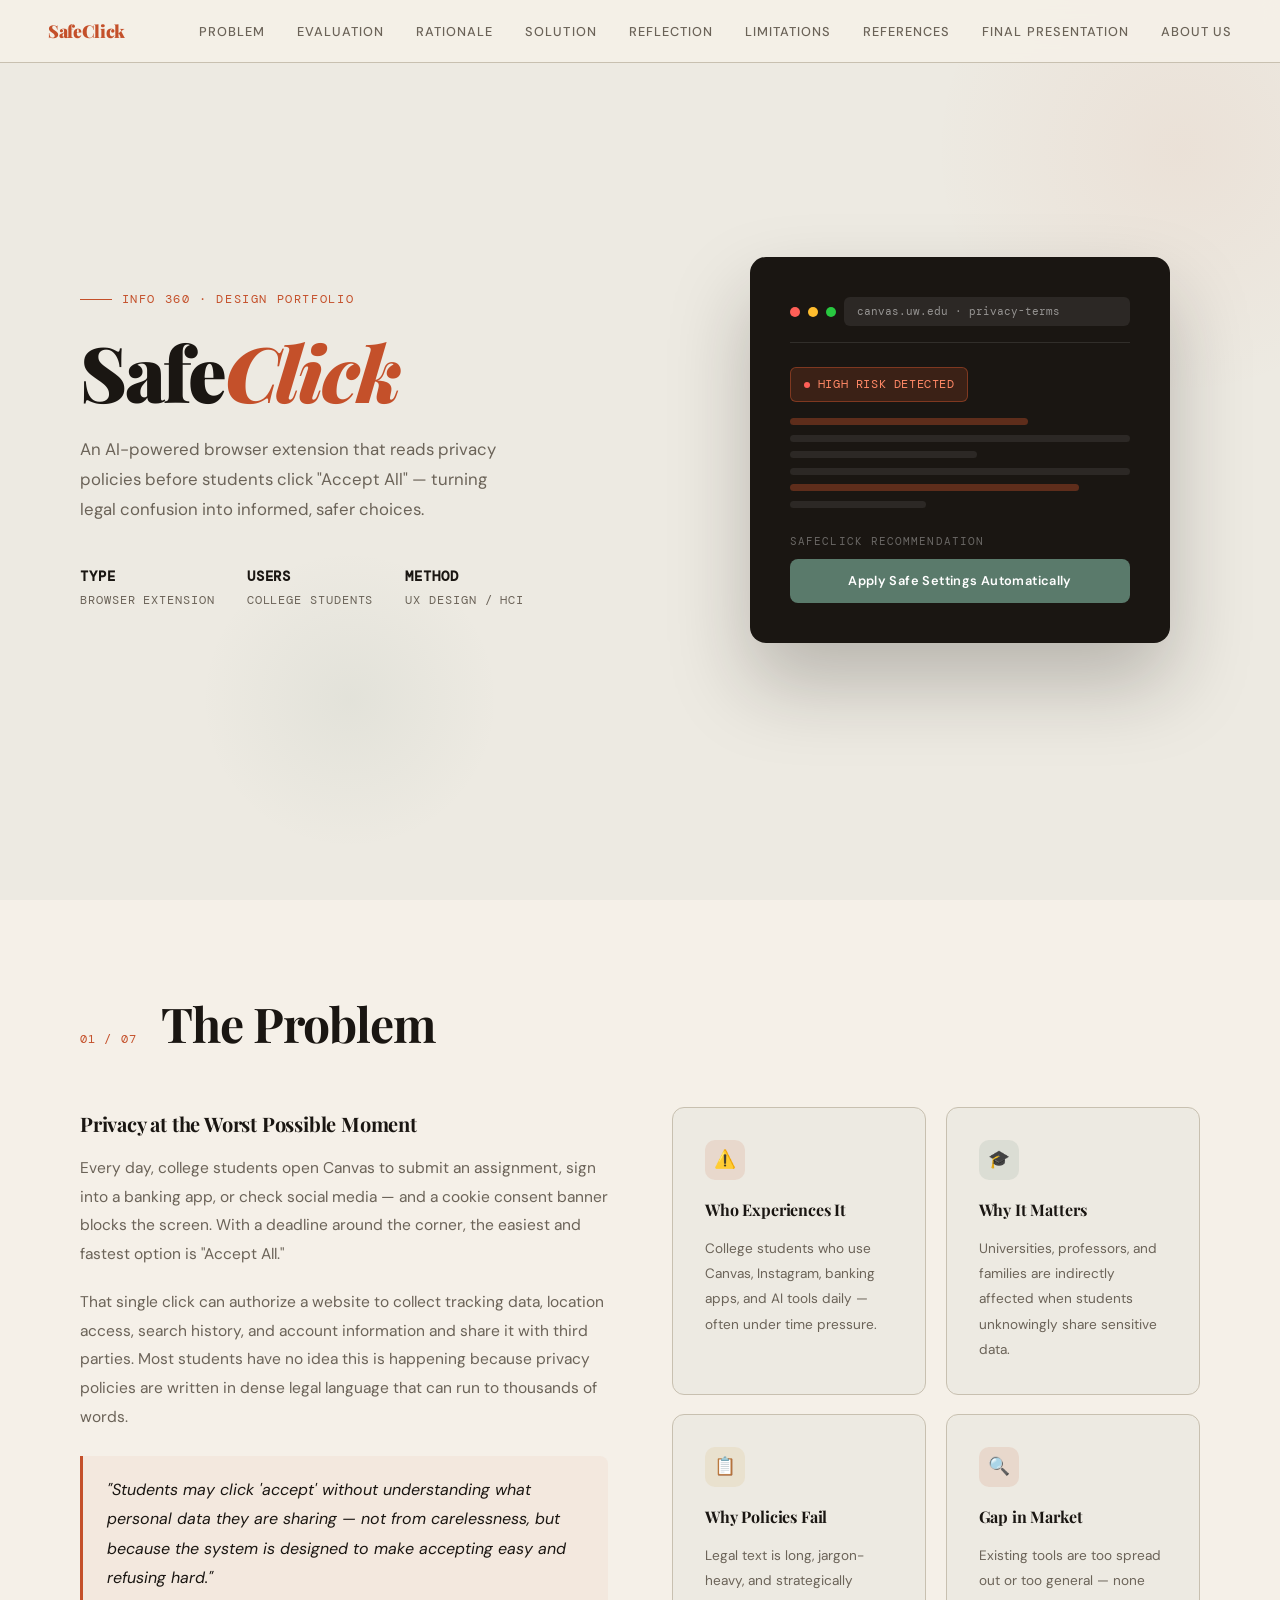
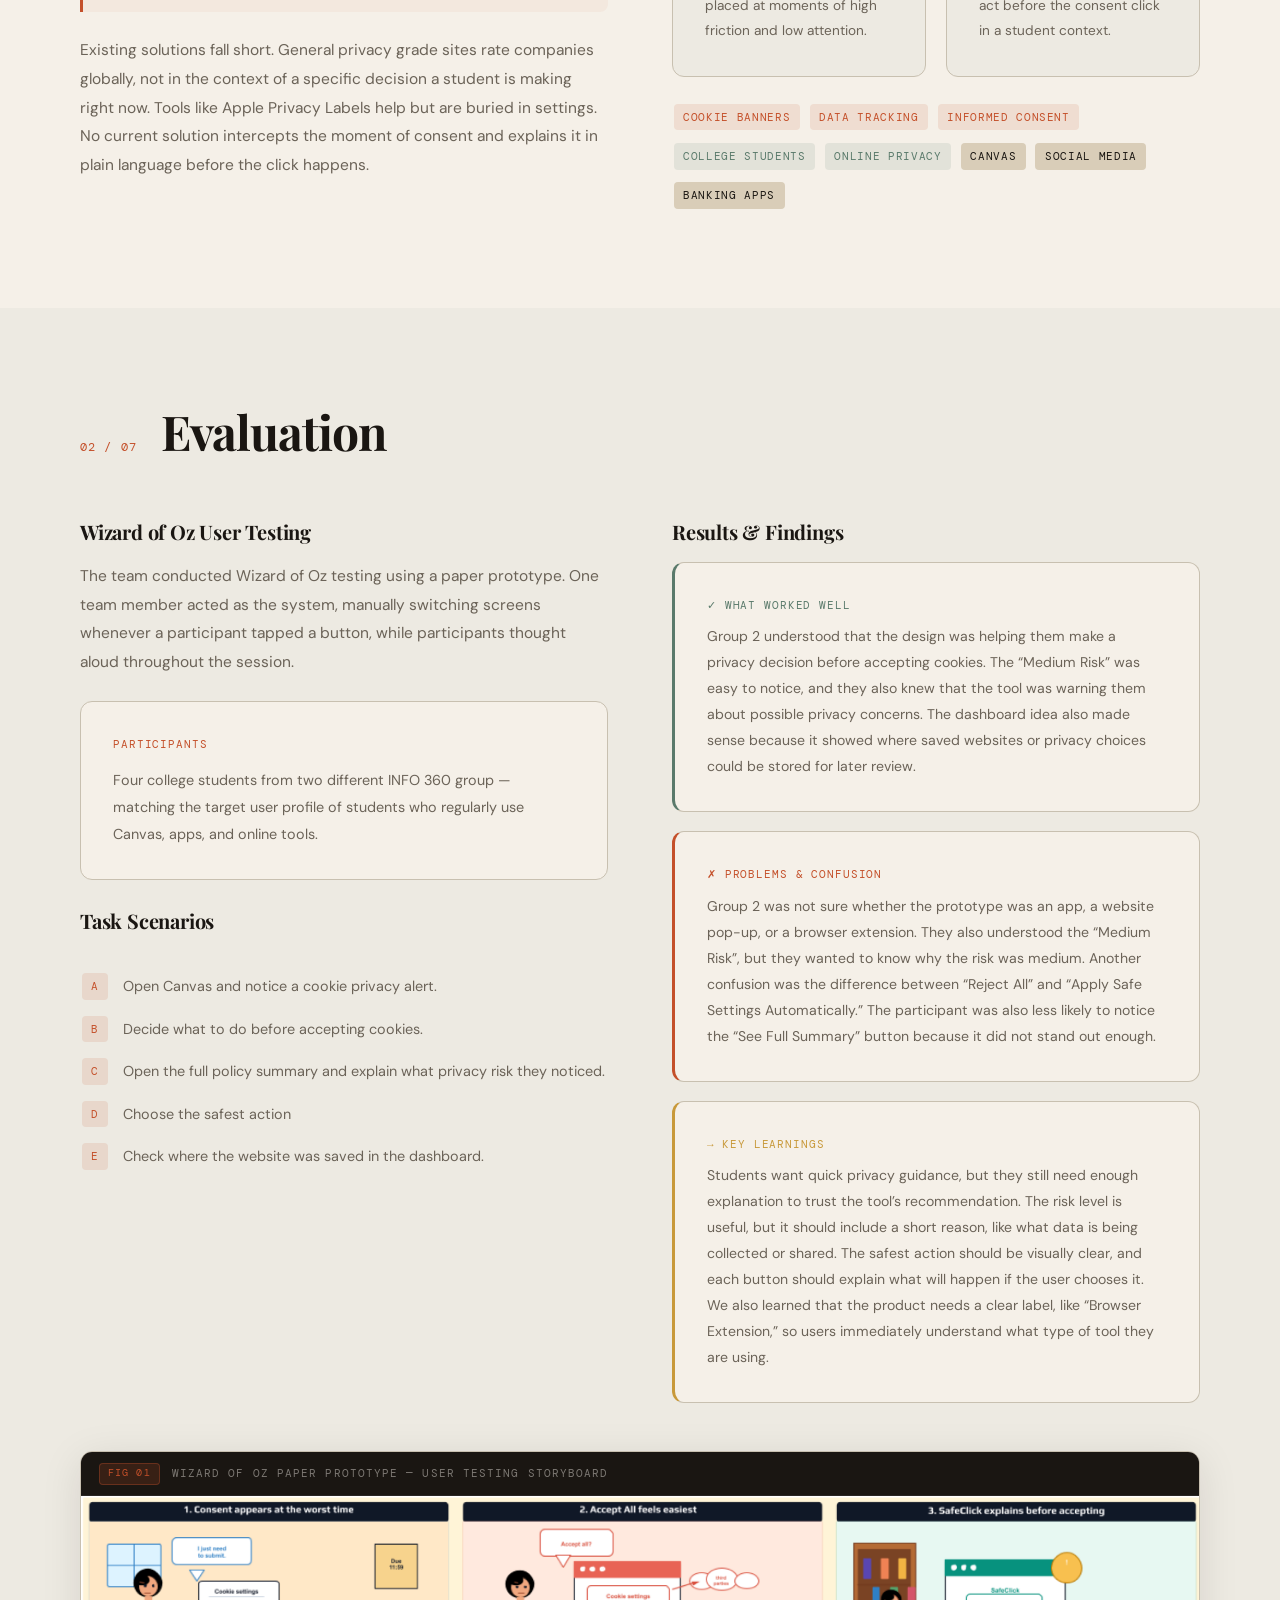
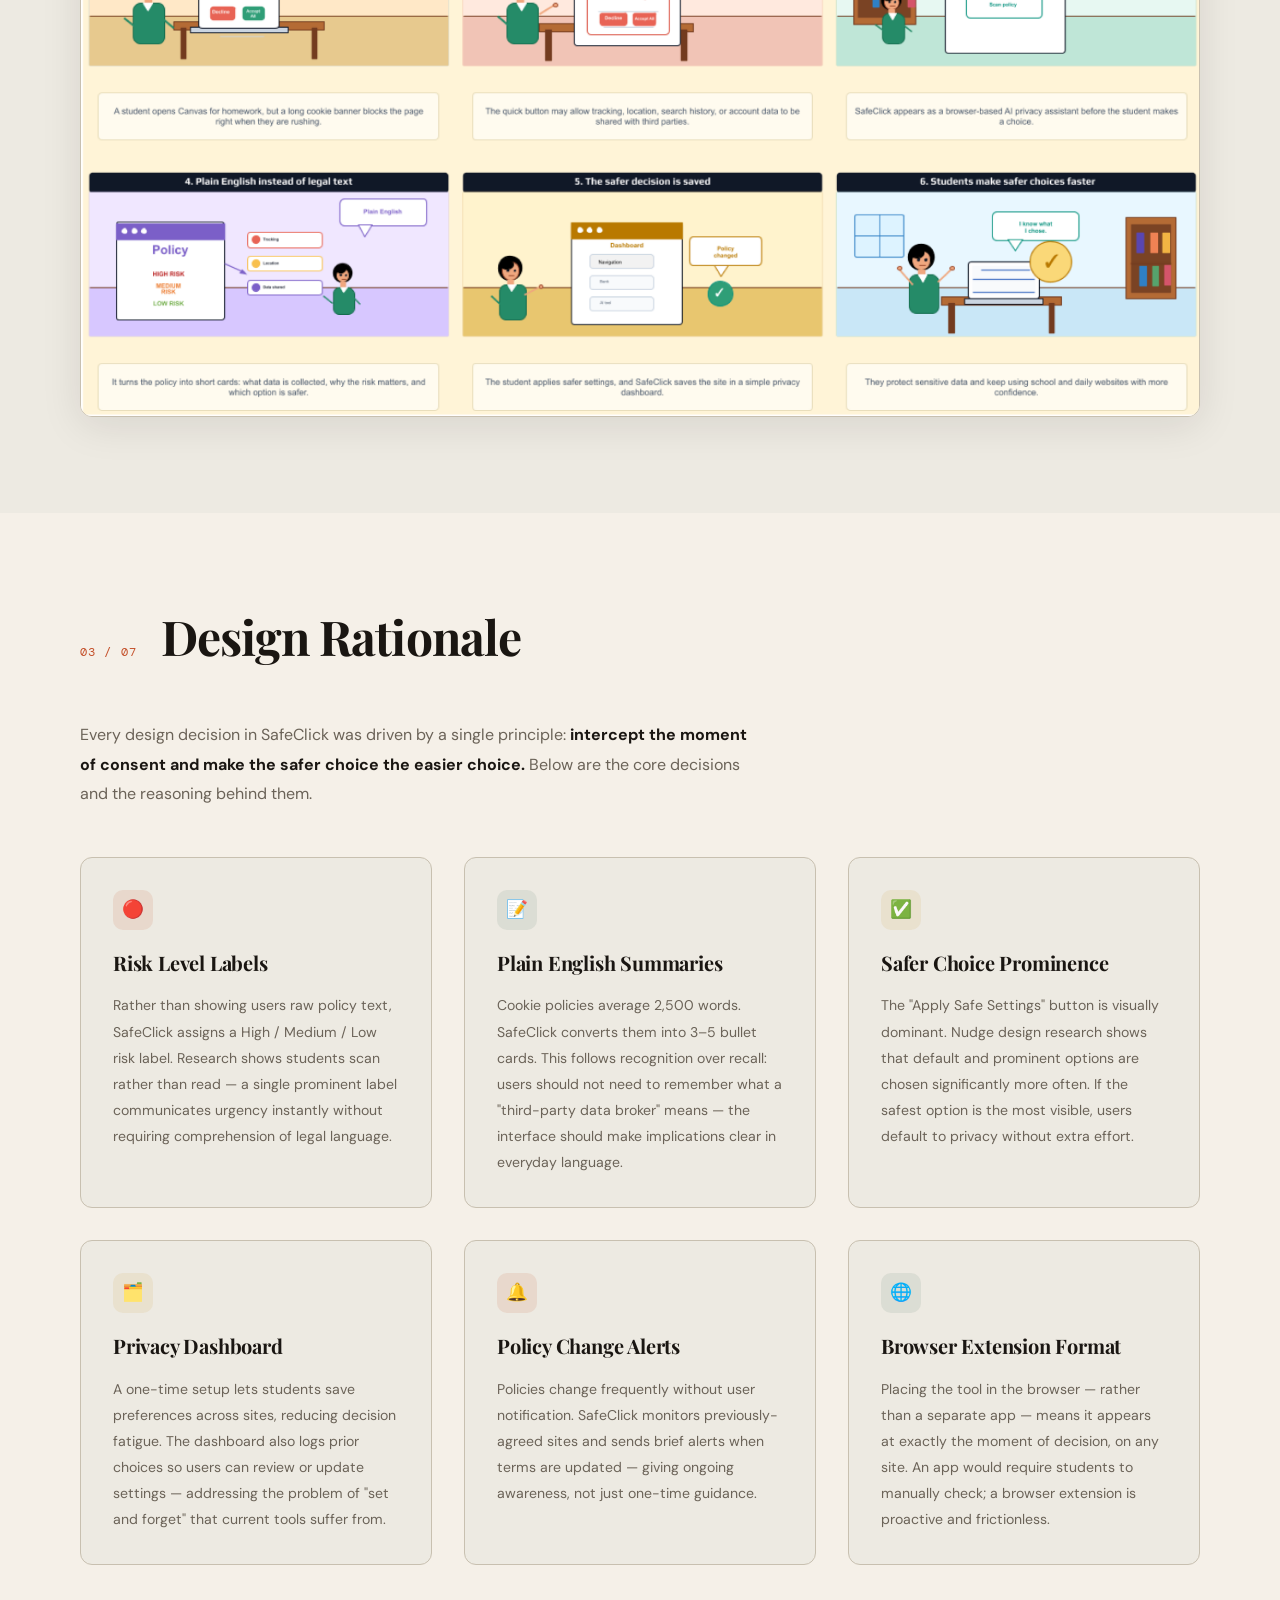
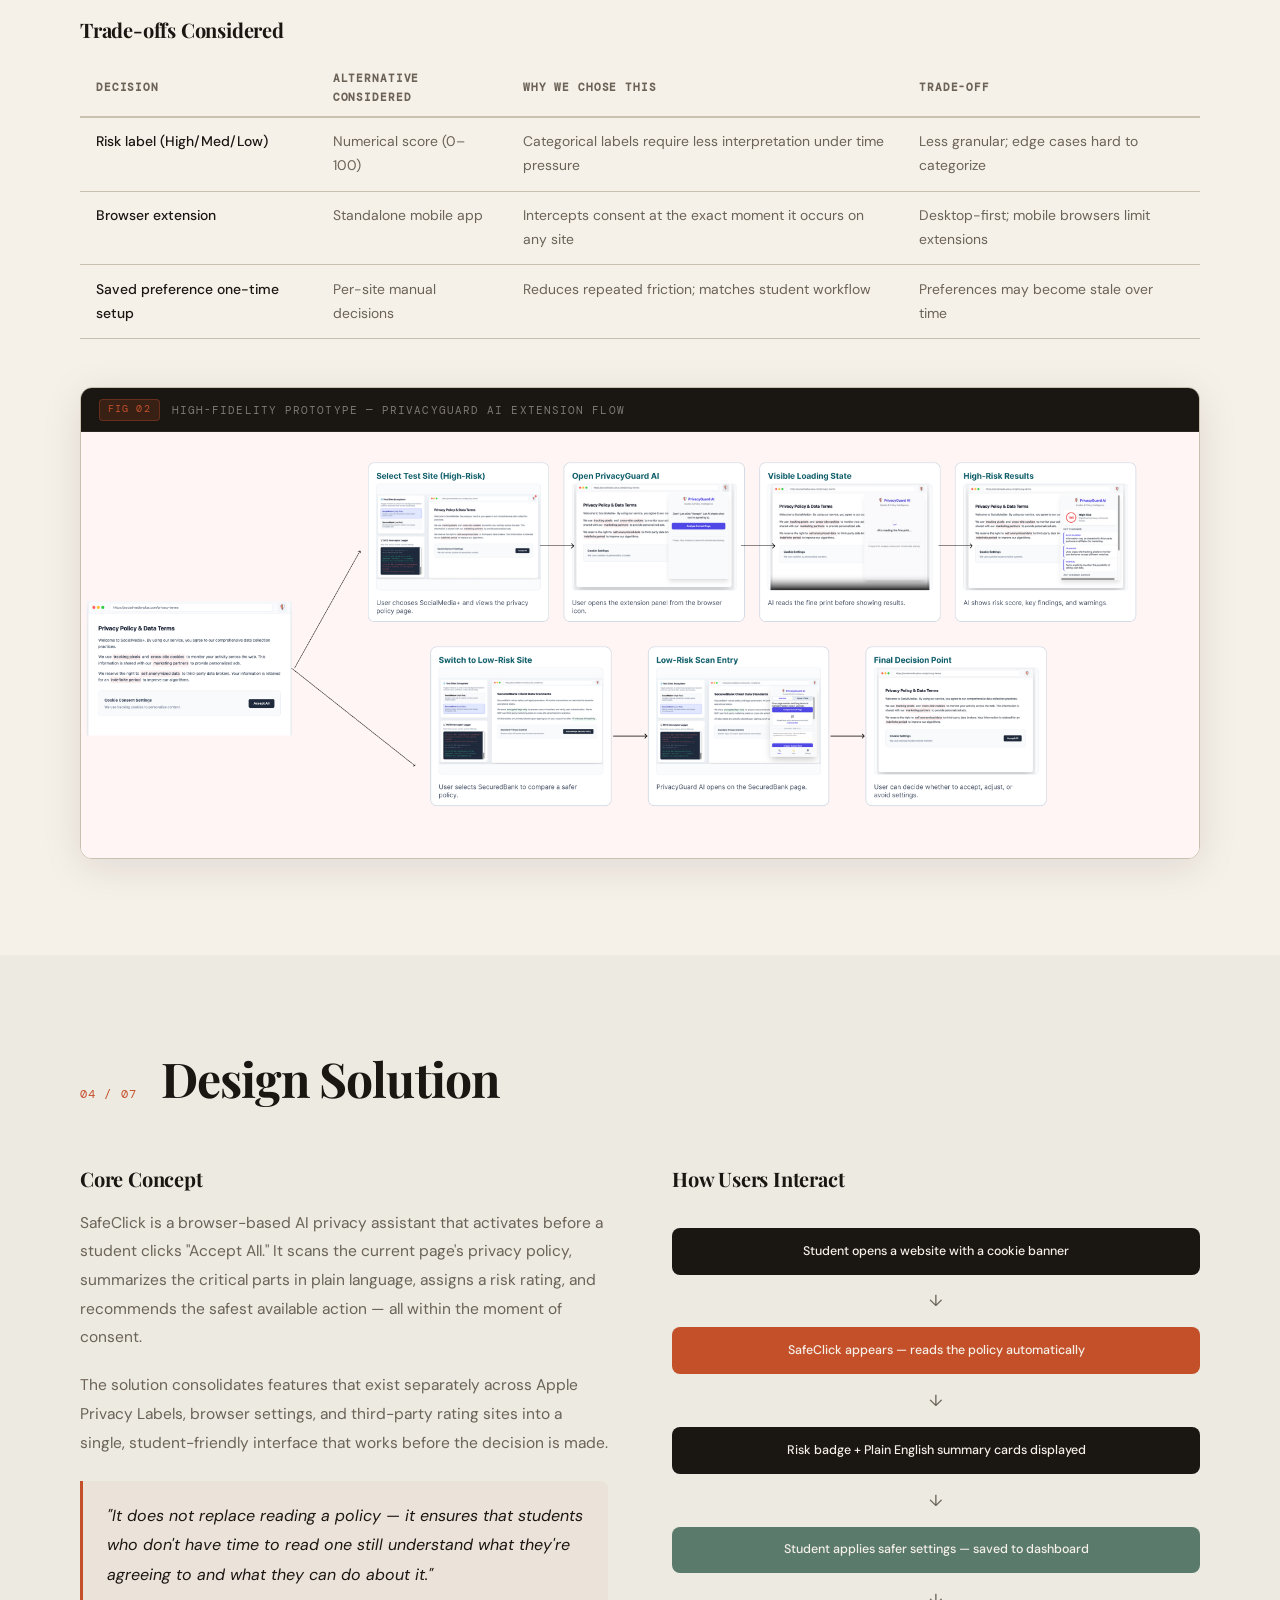
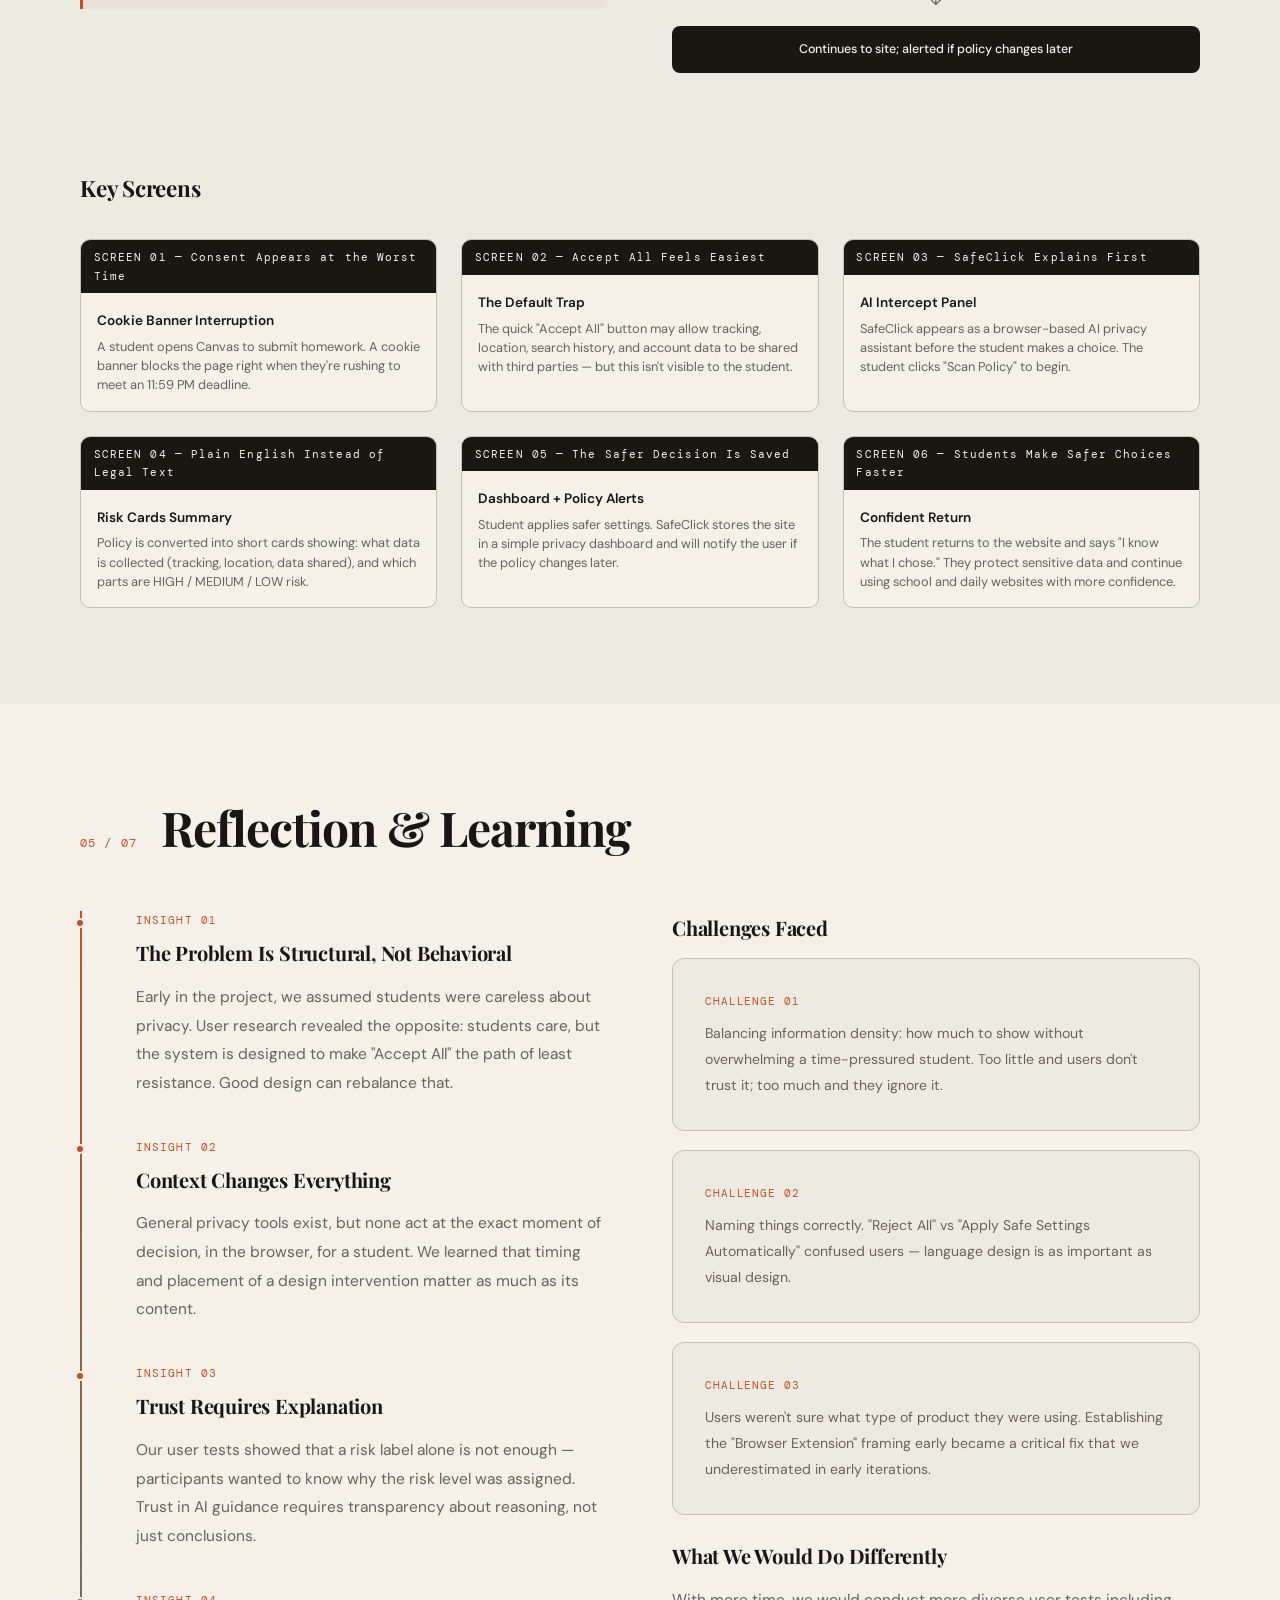
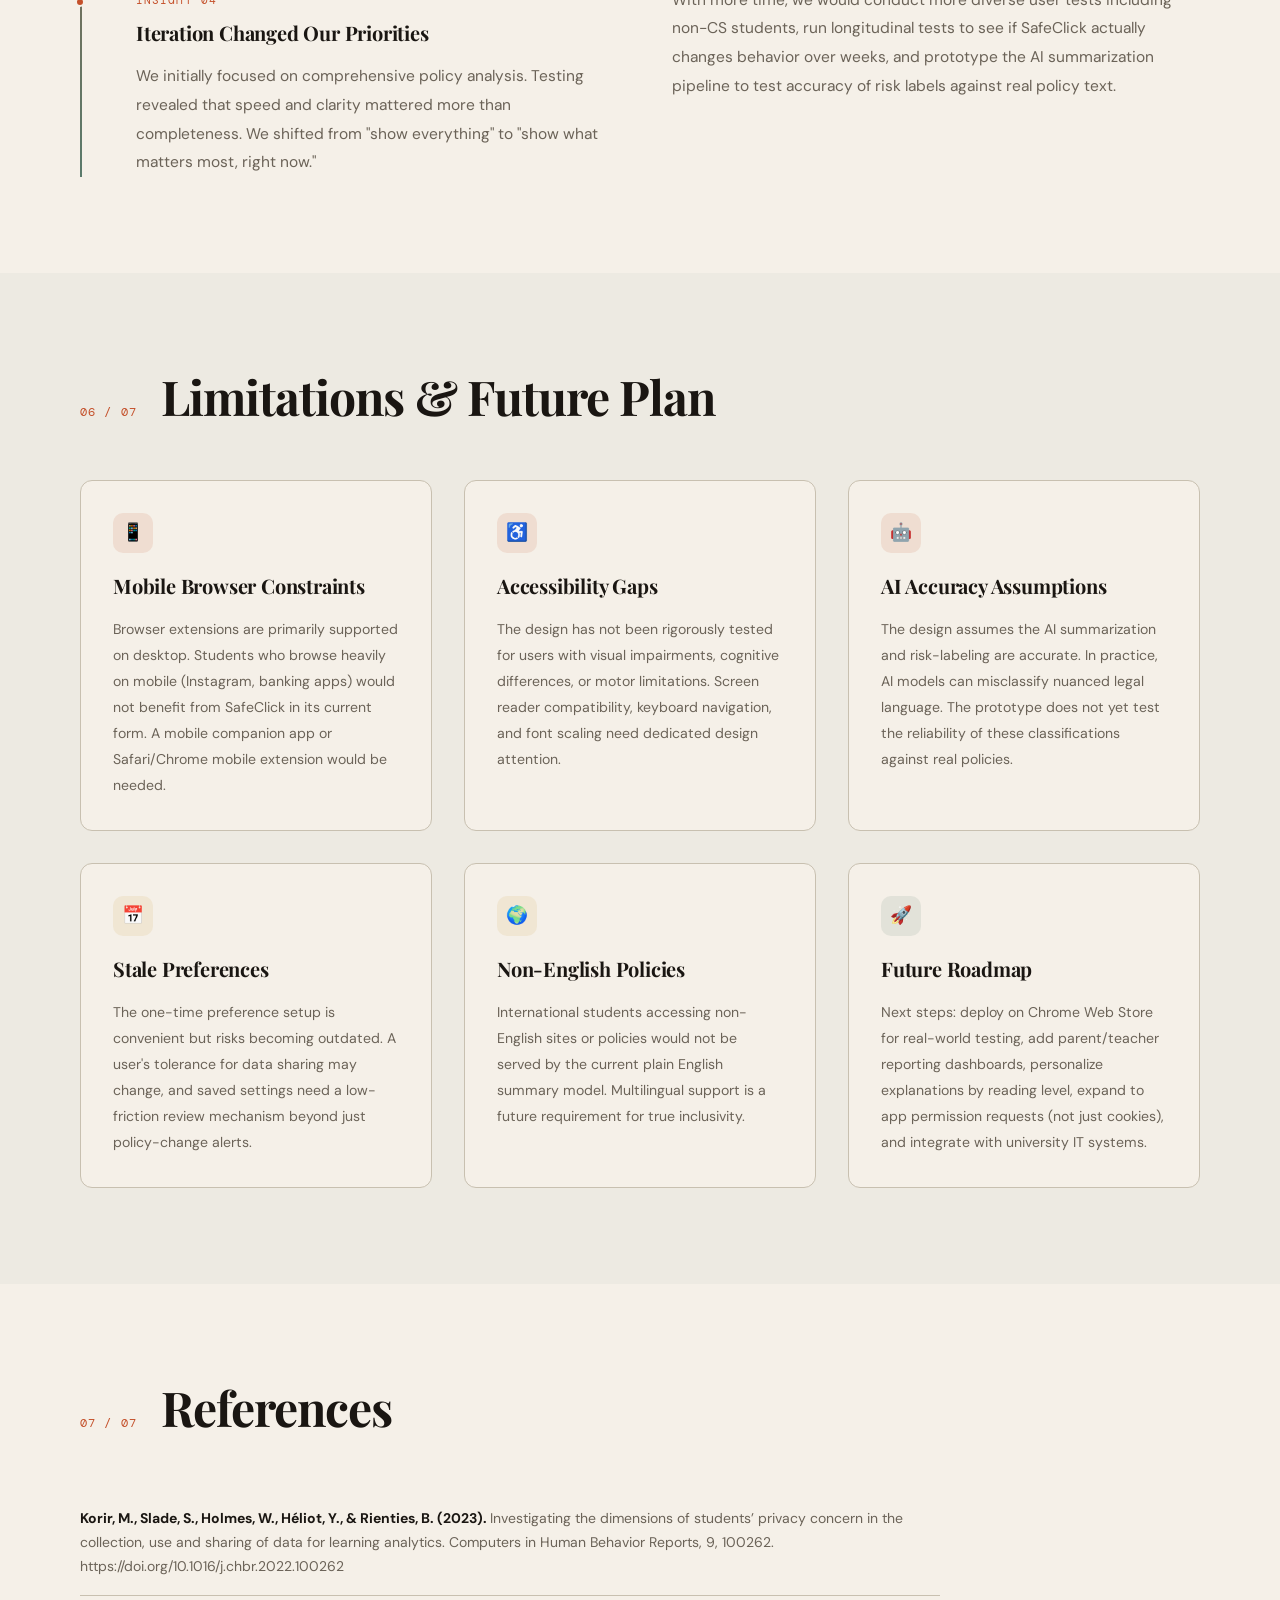
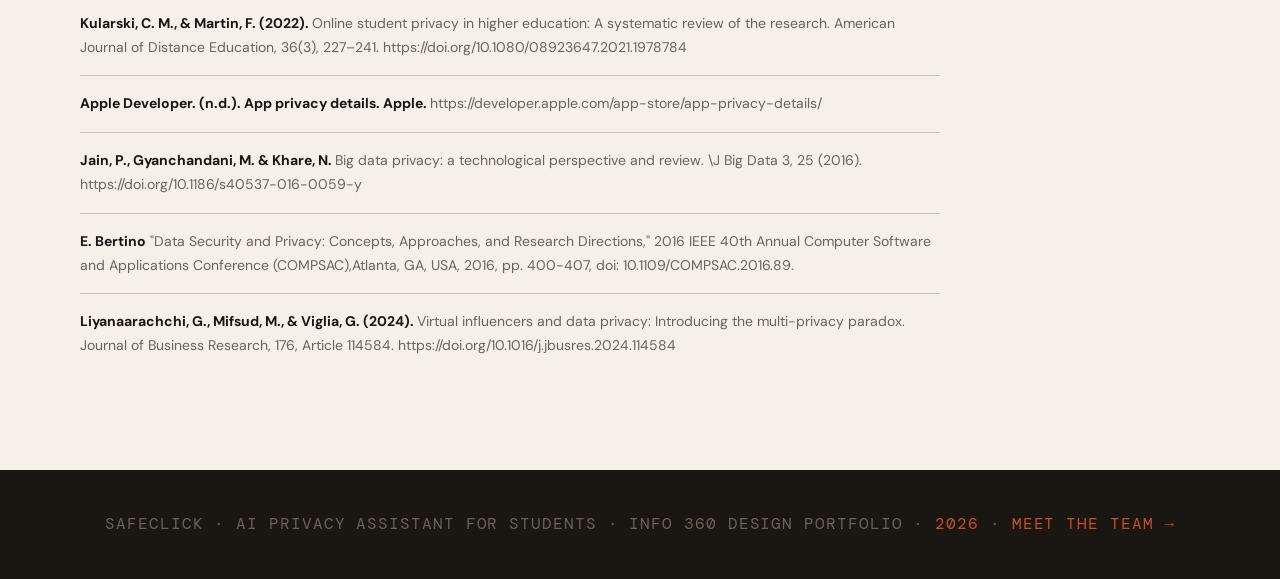
<file: index.html>
<!DOCTYPE html>
<html lang="en">
<head>
<meta charset="UTF-8">
<meta name="viewport" content="width=device-width, initial-scale=1.0">
<title>SafeClick — AI Privacy Assistant | Design Portfolio</title>
<link href="https://fonts.googleapis.com/css2?family=Playfair+Display:wght@400;700;900&family=DM+Sans:wght@300;400;500;600&family=DM+Mono:wght@400;500&display=swap" rel="stylesheet">
<style>
  :root {
    --cream: #F5F0E8;
    --ink: #1A1612;
    --rust: #C4502A;
    --sand: #D9CDB8;
    --sage: #5A7A6B;
    --gold: #C8993A;
    --muted: #6B6358;
    --card: #EDEAE2;
    --border: #C8C0B0;
  }
 
  *, *::before, *::after { box-sizing: border-box; margin: 0; padding: 0; }
  html { scroll-behavior: smooth; }
  body {
    font-family: 'DM Sans', sans-serif;
    background: var(--cream);
    color: var(--ink);
    line-height: 1.7;
    overflow-x: hidden;
  }
 
  nav {
    position: fixed;
    top: 0; left: 0; right: 0;
    z-index: 100;
    display: flex;
    align-items: center;
    justify-content: space-between;
    padding: 1rem 3rem;
    background: rgba(245,240,232,0.92);
    backdrop-filter: blur(10px);
    border-bottom: 1px solid var(--border);
  }
  .nav-logo {
    font-family: 'Playfair Display', serif;
    font-weight: 900;
    font-size: 1.1rem;
    color: var(--rust);
    text-decoration: none;
    letter-spacing: -0.02em;
  }
  .nav-links { display: flex; gap: 2rem; list-style: none; }
  .nav-links a {
    text-decoration: none;
    color: var(--muted);
    font-size: 0.8rem;
    font-weight: 500;
    letter-spacing: 0.08em;
    text-transform: uppercase;
    transition: color 0.2s;
  }
  .nav-links a:hover { color: var(--rust); }
 
  #hero {
    min-height: 100vh;
    display: grid;
    grid-template-columns: 1fr 1fr;
    padding-top: 5rem;
    position: relative;
    overflow: hidden;
  }
  .hero-left {
    display: flex;
    flex-direction: column;
    justify-content: center;
    padding: 6rem 4rem 6rem 5rem;
  }
  .hero-tag {
    font-family: 'DM Mono', monospace;
    font-size: 0.72rem;
    letter-spacing: 0.14em;
    text-transform: uppercase;
    color: var(--rust);
    margin-bottom: 1.5rem;
    display: flex;
    align-items: center;
    gap: 0.6rem;
  }
  .hero-tag::before {
    content: '';
    display: block;
    width: 2rem;
    height: 1px;
    background: var(--rust);
  }
  .hero-title {
    font-family: 'Playfair Display', serif;
    font-size: clamp(3rem, 6vw, 5.5rem);
    font-weight: 900;
    line-height: 1.0;
    letter-spacing: -0.03em;
    color: var(--ink);
    margin-bottom: 1.5rem;
  }
  .hero-title em { font-style: italic; color: var(--rust); }
  .hero-sub {
    font-size: 1.05rem;
    color: var(--muted);
    max-width: 420px;
    line-height: 1.8;
    margin-bottom: 2.5rem;
  }
  .hero-meta {
    display: flex;
    gap: 2rem;
    font-family: 'DM Mono', monospace;
    font-size: 0.72rem;
    color: var(--muted);
    text-transform: uppercase;
    letter-spacing: 0.08em;
  }
  .hero-meta span { display: flex; flex-direction: column; gap: 0.2rem; }
  .hero-meta strong { color: var(--ink); font-size: 0.85rem; }
  .hero-right {
    display: flex;
    align-items: center;
    justify-content: center;
    padding: 4rem;
    position: relative;
  }
  .hero-visual {
    width: 100%;
    max-width: 420px;
    background: var(--ink);
    border-radius: 16px;
    padding: 2.5rem;
    color: var(--cream);
    position: relative;
    box-shadow: 0 40px 80px rgba(26,22,18,0.25);
  }
  .browser-bar {
    display: flex;
    align-items: center;
    gap: 0.5rem;
    margin-bottom: 1.5rem;
    padding-bottom: 1rem;
    border-bottom: 1px solid rgba(255,255,255,0.1);
  }
  .dot { width: 10px; height: 10px; border-radius: 50%; }
  .dot.red { background: #FF5F57; }
  .dot.yellow { background: #FFBD2E; }
  .dot.green { background: #28C840; }
  .url-bar {
    flex: 1;
    background: rgba(255,255,255,0.08);
    border-radius: 6px;
    padding: 0.3rem 0.8rem;
    font-family: 'DM Mono', monospace;
    font-size: 0.7rem;
    color: rgba(255,255,255,0.5);
  }
  .risk-badge {
    display: inline-flex;
    align-items: center;
    gap: 0.5rem;
    background: rgba(196,80,42,0.2);
    border: 1px solid rgba(196,80,42,0.5);
    border-radius: 6px;
    padding: 0.4rem 0.8rem;
    font-family: 'DM Mono', monospace;
    font-size: 0.75rem;
    color: #FF8866;
    margin-bottom: 1rem;
    letter-spacing: 0.05em;
  }
  .risk-dot { width: 6px; height: 6px; border-radius: 50%; background: #FF5F57; animation: pulse 1.5s ease-in-out infinite; }
  @keyframes pulse { 0%,100% { opacity: 1; transform: scale(1); } 50% { opacity: 0.5; transform: scale(0.8); } }
  .policy-line { height: 7px; border-radius: 4px; background: rgba(255,255,255,0.08); margin-bottom: 0.6rem; }
  .policy-line.highlight { background: rgba(196,80,42,0.4); width: 70%; }
  .policy-line.short { width: 55%; }
  .scan-label {
    font-family: 'DM Mono', monospace;
    font-size: 0.68rem;
    color: rgba(255,255,255,0.35);
    text-transform: uppercase;
    letter-spacing: 0.1em;
    margin-top: 1.5rem;
    margin-bottom: 0.5rem;
  }
  .safe-btn {
    display: block;
    width: 100%;
    background: var(--sage);
    border-radius: 8px;
    padding: 0.7rem;
    text-align: center;
    font-size: 0.8rem;
    font-weight: 600;
    color: white;
    letter-spacing: 0.03em;
  }
  .bg-circle { position: absolute; border-radius: 50%; pointer-events: none; }
  .bg-circle-1 { width: 500px; height: 500px; top: -100px; right: -150px; background: radial-gradient(circle, rgba(196,80,42,0.06) 0%, transparent 70%); }
  .bg-circle-2 { width: 300px; height: 300px; bottom: 50px; left: 200px; background: radial-gradient(circle, rgba(90,122,107,0.07) 0%, transparent 70%); }
 
  section { padding: 6rem 5rem; position: relative; }
  section:nth-child(even) { background: var(--card); }
  .section-header { display: flex; align-items: baseline; gap: 1.5rem; margin-bottom: 3.5rem; }
  .section-num {
    font-family: 'DM Mono', monospace;
    font-size: 0.72rem;
    color: var(--rust);
    letter-spacing: 0.1em;
    text-transform: uppercase;
    white-space: nowrap;
    padding-top: 0.3rem;
  }
  .section-title {
    font-family: 'Playfair Display', serif;
    font-size: clamp(2rem, 4vw, 3rem);
    font-weight: 700;
    line-height: 1.15;
    letter-spacing: -0.02em;
  }
  .two-col { display: grid; grid-template-columns: 1fr 1fr; gap: 4rem; align-items: start; }
  .three-col { display: grid; grid-template-columns: repeat(3, 1fr); gap: 2rem; }
  p { color: var(--muted); font-size: 0.97rem; line-height: 1.85; margin-bottom: 1.2rem; }
  p:last-child { margin-bottom: 0; }
  h3 { font-family: 'Playfair Display', serif; font-size: 1.25rem; font-weight: 700; color: var(--ink); margin-bottom: 0.8rem; letter-spacing: -0.01em; }
  .card { background: var(--cream); border: 1px solid var(--border); border-radius: 12px; padding: 2rem; }
  section:nth-child(even) .card { background: var(--cream); }
  section:nth-child(odd) .card { background: var(--card); }
  .card-icon { width: 40px; height: 40px; border-radius: 10px; display: flex; align-items: center; justify-content: center; font-size: 1.1rem; margin-bottom: 1rem; }
  .icon-rust { background: rgba(196,80,42,0.12); color: var(--rust); }
  .icon-sage { background: rgba(90,122,107,0.12); color: var(--sage); }
  .icon-gold { background: rgba(200,153,58,0.12); color: var(--gold); }
  .highlight-block { border-left: 3px solid var(--rust); padding: 1.2rem 1.5rem; background: rgba(196,80,42,0.05); border-radius: 0 8px 8px 0; margin: 1.5rem 0; }
  .highlight-block p { color: var(--ink); font-style: italic; font-size: 1rem; margin: 0; }
  .pill { display: inline-block; background: var(--sand); color: var(--ink); font-family: 'DM Mono', monospace; font-size: 0.68rem; letter-spacing: 0.06em; text-transform: uppercase; border-radius: 4px; padding: 0.25rem 0.6rem; margin: 0.2rem 0.1rem; }
  .pill.rust { background: rgba(196,80,42,0.12); color: var(--rust); }
  .pill.sage { background: rgba(90,122,107,0.12); color: var(--sage); }
  .storyboard { display: grid; grid-template-columns: repeat(3, 1fr); gap: 1.5rem; margin-top: 2rem; }
  .storyboard-item { border: 1px solid var(--border); border-radius: 10px; overflow: hidden; background: var(--cream); }
  .storyboard-num { background: var(--ink); color: var(--cream); font-family: 'DM Mono', monospace; font-size: 0.68rem; letter-spacing: 0.1em; padding: 0.5rem 0.8rem; }
  .storyboard-body { padding: 1rem; }
  .storyboard-body h4 { font-size: 0.85rem; font-weight: 600; color: var(--ink); margin-bottom: 0.3rem; }
  .storyboard-body p { font-size: 0.8rem; margin: 0; color: var(--muted); line-height: 1.5; }
  .flow { display: flex; align-items: center; gap: 0; flex-wrap: wrap; margin: 2rem 0; }
  .flow-step { background: var(--ink); color: var(--cream); padding: 0.8rem 1.2rem; border-radius: 8px; font-size: 0.78rem; font-weight: 500; text-align: center; min-width: 120px; }
  .heur-table { width: 100%; border-collapse: collapse; font-size: 0.87rem; }
  .heur-table th { text-align: left; font-family: 'DM Mono', monospace; font-size: 0.68rem; letter-spacing: 0.08em; text-transform: uppercase; color: var(--muted); padding: 0.6rem 1rem; border-bottom: 2px solid var(--border); }
  .heur-table td { padding: 0.8rem 1rem; border-bottom: 1px solid var(--border); color: var(--muted); vertical-align: top; }
  .heur-table td:first-child { color: var(--ink); font-weight: 500; }
  .badge { display: inline-block; border-radius: 4px; padding: 0.15rem 0.5rem; font-size: 0.7rem; font-weight: 600; }
  .badge.pass { background: rgba(90,122,107,0.15); color: var(--sage); }
  .badge.fail { background: rgba(196,80,42,0.12); color: var(--rust); }
  .timeline { position: relative; padding-left: 2rem; }
  .timeline::before { content: ''; position: absolute; left: 0; top: 0; bottom: 0; width: 2px; background: linear-gradient(to bottom, var(--rust), var(--sage)); }
  .tl-item { position: relative; padding-bottom: 2.5rem; padding-left: 1.5rem; }
  .tl-item::before { content: ''; position: absolute; left: -2.3rem; top: 0.4rem; width: 10px; height: 10px; border-radius: 50%; background: var(--rust); border: 2px solid var(--cream); }
  .tl-item:last-child { padding-bottom: 0; }
  .tl-label { font-family: 'DM Mono', monospace; font-size: 0.68rem; letter-spacing: 0.1em; text-transform: uppercase; color: var(--rust); margin-bottom: 0.4rem; }
  .ref-item { padding: 1rem 0; border-bottom: 1px solid var(--border); font-size: 0.875rem; color: var(--muted); }
  .ref-item:last-child { border-bottom: none; }
  .ref-item strong { color: var(--ink); }
  footer { background: var(--ink); color: rgba(245,240,232,0.5); text-align: center; padding: 2.5rem; font-family: 'DM Mono', monospace; font-size: 0.72rem; letter-spacing: 0.08em; text-transform: uppercase; }
  footer span { color: var(--rust); }

  /* ── PORTFOLIO IMAGE WRAPPER ── */
  .portfolio-img-wrap {
    margin-top: 3rem;
    border-radius: 12px;
    border: 1px solid var(--border);
    overflow: hidden;
    box-shadow: 0 8px 40px rgba(26,22,18,0.10);
  }
  .portfolio-img-wrap .img-label {
    display: flex;
    align-items: center;
    gap: 0.75rem;
    background: var(--ink);
    padding: 0.65rem 1.1rem;
    font-family: 'DM Mono', monospace;
    font-size: 0.68rem;
    letter-spacing: 0.1em;
    text-transform: uppercase;
    color: rgba(245,240,232,0.45);
    border-bottom: 1px solid rgba(255,255,255,0.07);
  }
  .portfolio-img-wrap .img-label .fig-num {
    color: var(--rust);
    font-size: 0.62rem;
    background: rgba(196,80,42,0.18);
    border: 1px solid rgba(196,80,42,0.35);
    border-radius: 4px;
    padding: 0.1rem 0.5rem;
    letter-spacing: 0.12em;
  }
  .portfolio-img-wrap img {
    display: block;
    width: 100%;
    height: auto;
    object-fit: contain;
    background: var(--cream);
  }

  .reveal { opacity: 0; transform: translateY(30px); transition: opacity 0.6s ease, transform 0.6s ease; }
  .reveal.visible { opacity: 1; transform: translateY(0); }
 
  @media (max-width: 900px) {
    nav { padding: 1rem 1.5rem; }
    .nav-links { display: none; }
    #hero { grid-template-columns: 1fr; padding: 5rem 1.5rem 3rem; }
    .hero-left { padding: 2rem 0; }
    .hero-right { padding: 1rem 0 3rem; }
    section { padding: 4rem 1.5rem; }
    .two-col, .three-col, .storyboard { grid-template-columns: 1fr; }
  }
</style>
</head>
<body>

<nav>
  <a href="#hero" class="nav-logo">SafeClick</a>
  <ul class="nav-links">
    <li><a href="#problem">Problem</a></li>
    <li><a href="#evaluation">Evaluation</a></li>
    <li><a href="#rationale">Rationale</a></li>
    <li><a href="#solution">Solution</a></li>
    <li><a href="#reflection">Reflection</a></li>
    <li><a href="#limitations">Limitations</a></li>
    <li><a href="#references">References</a></li>
    <li><a href="video.html">Final Presentation</a></li>
    <li><a href="about.html">About Us</a></li>
  </ul>
</nav>

<section id="hero" style="padding: 0;">
  <div class="bg-circle bg-circle-1"></div>
  <div class="bg-circle bg-circle-2"></div>
  <div class="hero-left">
    <div class="hero-tag">INFO 360 · Design Portfolio</div>
    <h1 class="hero-title">Safe<em>Click</em></h1>
    <p class="hero-sub">An AI-powered browser extension that reads privacy policies before students click "Accept All" — turning legal confusion into informed, safer choices.</p>
    <div class="hero-meta">
      <span><strong>Type</strong>Browser Extension</span>
      <span><strong>Users</strong>College Students</span>
      <span><strong>Method</strong>UX Design / HCI</span>
    </div>
  </div>
  <div class="hero-right">
    <div class="hero-visual">
      <div class="browser-bar">
        <div class="dot red"></div>
        <div class="dot yellow"></div>
        <div class="dot green"></div>
        <div class="url-bar">canvas.uw.edu · privacy-terms</div>
      </div>
      <div class="risk-badge"><div class="risk-dot"></div> HIGH RISK DETECTED</div>
      <div class="policy-line highlight"></div>
      <div class="policy-line"></div>
      <div class="policy-line short"></div>
      <div class="policy-line"></div>
      <div class="policy-line highlight" style="width:85%"></div>
      <div class="policy-line short" style="width:40%"></div>
      <div class="scan-label">SafeClick Recommendation</div>
      <div class="safe-btn">Apply Safe Settings Automatically</div>
    </div>
  </div>
</section>

<section id="problem">
  <div class="section-header reveal">
    <span class="section-num">01 / 07</span>
    <h2 class="section-title">The Problem</h2>
  </div>
  <div class="two-col">
    <div class="reveal">
      <h3>Privacy at the Worst Possible Moment</h3>
      <p>Every day, college students open Canvas to submit an assignment, sign into a banking app, or check social media — and a cookie consent banner blocks the screen. With a deadline around the corner, the easiest and fastest option is "Accept All."</p>
      <p>That single click can authorize a website to collect tracking data, location access, search history, and account information and share it with third parties. Most students have no idea this is happening because privacy policies are written in dense legal language that can run to thousands of words.</p>
      <div class="highlight-block">
        <p>"Students may click 'accept' without understanding what personal data they are sharing — not from carelessness, but because the system is designed to make accepting easy and refusing hard."</p>
      </div>
      <p>Existing solutions fall short. General privacy grade sites rate companies globally, not in the context of a specific decision a student is making right now. Tools like Apple Privacy Labels help but are buried in settings. No current solution intercepts the moment of consent and explains it in plain language before the click happens.</p>
    </div>
    <div class="reveal" style="transition-delay:0.15s">
      <div class="three-col" style="grid-template-columns: 1fr 1fr; gap: 1.2rem; margin-bottom: 1.5rem;">
        <div class="card">
          <div class="card-icon icon-rust">⚠️</div>
          <h3 style="font-size:1rem">Who Experiences It</h3>
          <p style="font-size:0.85rem">College students who use Canvas, Instagram, banking apps, and AI tools daily — often under time pressure.</p>
        </div>
        <div class="card">
          <div class="card-icon icon-sage">🎓</div>
          <h3 style="font-size:1rem">Why It Matters</h3>
          <p style="font-size:0.85rem">Universities, professors, and families are indirectly affected when students unknowingly share sensitive data.</p>
        </div>
        <div class="card">
          <div class="card-icon icon-gold">📋</div>
          <h3 style="font-size:1rem">Why Policies Fail</h3>
          <p style="font-size:0.85rem">Legal text is long, jargon-heavy, and strategically placed at moments of high friction and low attention.</p>
        </div>
        <div class="card">
          <div class="card-icon icon-rust">🔍</div>
          <h3 style="font-size:1rem">Gap in Market</h3>
          <p style="font-size:0.85rem">Existing tools are too spread out or too general — none act before the consent click in a student context.</p>
        </div>
      </div>
      <div style="display:flex; flex-wrap:wrap; gap:0.4rem; margin-top:0.5rem;">
        <span class="pill rust">Cookie Banners</span>
        <span class="pill rust">Data Tracking</span>
        <span class="pill rust">Informed Consent</span>
        <span class="pill sage">College Students</span>
        <span class="pill sage">Online Privacy</span>
        <span class="pill">Canvas</span>
        <span class="pill">Social Media</span>
        <span class="pill">Banking Apps</span>
      </div>
    </div>
  </div>
</section>

<section id="evaluation">
  <div class="section-header reveal">
    <span class="section-num">02 / 07</span>
    <h2 class="section-title">Evaluation</h2>
  </div>
  <div class="two-col">
    <div class="reveal">
      <h3>Wizard of Oz User Testing</h3>
      <p>The team conducted Wizard of Oz testing using a paper prototype. One team member acted as the system, manually switching screens whenever a participant tapped a button, while participants thought aloud throughout the session.</p>
      <div class="card" style="margin: 1.5rem 0;">
        <p style="font-family:'DM Mono',monospace; font-size:0.7rem; letter-spacing:0.08em; text-transform:uppercase; color:var(--rust); margin-bottom:0.8rem;">Participants</p>
        <p style="margin:0; font-size:0.9rem;">Four college students from two different INFO 360 group — matching the target user profile of students who regularly use Canvas, apps, and online tools.</p>
      </div>
      <h3>Task Scenarios</h3>
      <div class="flow" style="flex-direction:column; align-items:flex-start; gap:0.6rem;">
        <div style="display:flex; align-items:center; gap:0.8rem;">
          <span class="pill rust" style="min-width:1.6rem; text-align:center;">a</span>
          <span style="font-size:0.9rem; color:var(--muted);">Open Canvas and notice a cookie privacy alert.</span>
        </div>
        <div style="display:flex; align-items:center; gap:0.8rem;">
          <span class="pill rust" style="min-width:1.6rem; text-align:center;">b</span>
          <span style="font-size:0.9rem; color:var(--muted);">Decide what to do before accepting cookies.</span>
        </div>
        <div style="display:flex; align-items:center; gap:0.8rem;">
          <span class="pill rust" style="min-width:1.6rem; text-align:center;">c</span>
          <span style="font-size:0.9rem; color:var(--muted);">Open the full policy summary and explain what privacy risk they noticed.</span>
        </div>
        <div style="display:flex; align-items:center; gap:0.8rem;">
          <span class="pill rust" style="min-width:1.6rem; text-align:center;">d</span>
          <span style="font-size:0.9rem; color:var(--muted);">Choose the safest action</span>
        </div>
        <div style="display:flex; align-items:center; gap:0.8rem;">
          <span class="pill rust" style="min-width:1.6rem; text-align:center;">e</span>
          <span style="font-size:0.9rem; color:var(--muted);">Check where the website was saved in the dashboard.</span>
        </div>
      </div>
    </div>
    <div class="reveal" style="transition-delay:0.15s">
      <h3>Results &amp; Findings</h3>
      <div class="card" style="margin-bottom:1.2rem; border-left: 3px solid var(--sage);">
        <p style="color:var(--sage); font-family:'DM Mono',monospace; font-size:0.68rem; letter-spacing:0.08em; text-transform:uppercase; margin-bottom:0.5rem;">✓ What Worked Well</p>
        <p style="font-size:0.88rem; margin:0;">Group 2 understood that the design was helping them make a privacy decision before accepting cookies. The “Medium Risk” was easy to notice, and they also knew that the tool was warning them about possible privacy concerns. The dashboard idea also made sense because it showed where saved websites or privacy choices could be stored for later review.</p>
      </div>
      <div class="card" style="margin-bottom:1.2rem; border-left: 3px solid var(--rust);">
        <p style="color:var(--rust); font-family:'DM Mono',monospace; font-size:0.68rem; letter-spacing:0.08em; text-transform:uppercase; margin-bottom:0.5rem;">✗ Problems &amp; Confusion</p>
        <p style="font-size:0.88rem; margin:0;">Group 2 was not sure whether the prototype was an app, a website pop-up, or a browser extension. They also understood the “Medium Risk”, but they wanted to know why the risk was medium. Another confusion was the difference between “Reject All” and “Apply Safe Settings Automatically.” The participant was also less likely to notice the “See Full Summary” button because it did not stand out enough.</p>
      </div>
      <div class="card" style="border-left: 3px solid var(--gold);">
        <p style="color:var(--gold); font-family:'DM Mono',monospace; font-size:0.68rem; letter-spacing:0.08em; text-transform:uppercase; margin-bottom:0.5rem;">→ Key Learnings</p>
        <p style="font-size:0.88rem; margin:0;">Students want quick privacy guidance, but they still need enough explanation to trust the tool’s recommendation. The risk level is useful, but it should include a short reason, like what data is being collected or shared. The safest action should be visually clear, and each button should explain what will happen if the user chooses it. We also learned that the product needs a clear label, like “Browser Extension,” so users immediately understand what type of tool they are using.</p>
      </div>
    </div>
  </div>

  <!-- IMAGE 2 — Wizard of Oz storyboard -->
  <div class="portfolio-img-wrap reveal">
    <div class="img-label">
      <span class="fig-num">Fig 01</span>
      Wizard of Oz Paper Prototype — User Testing Storyboard
    </div>
    <img src="2.png" alt="Wizard of Oz user testing storyboard — six scenes showing the SafeClick paper prototype evaluation">
  </div>
</section>

<section id="rationale">
  <div class="section-header reveal">
    <span class="section-num">03 / 07</span>
    <h2 class="section-title">Design Rationale</h2>
  </div>
  <div class="reveal" style="margin-bottom:3rem;">
    <p style="max-width:680px; font-size:1rem;">Every design decision in SafeClick was driven by a single principle: <strong style="color:var(--ink);">intercept the moment of consent and make the safer choice the easier choice.</strong> Below are the core decisions and the reasoning behind them.</p>
  </div>
  <div class="three-col reveal">
    <div class="card">
      <div class="card-icon icon-rust">🔴</div>
      <h3>Risk Level Labels</h3>
      <p style="font-size:0.88rem;">Rather than showing users raw policy text, SafeClick assigns a High / Medium / Low risk label. Research shows students scan rather than read — a single prominent label communicates urgency instantly without requiring comprehension of legal language.</p>
    </div>
    <div class="card">
      <div class="card-icon icon-sage">📝</div>
      <h3>Plain English Summaries</h3>
      <p style="font-size:0.88rem;">Cookie policies average 2,500 words. SafeClick converts them into 3–5 bullet cards. This follows recognition over recall: users should not need to remember what a "third-party data broker" means — the interface should make implications clear in everyday language.</p>
    </div>
    <div class="card">
      <div class="card-icon icon-gold">✅</div>
      <h3>Safer Choice Prominence</h3>
      <p style="font-size:0.88rem;">The "Apply Safe Settings" button is visually dominant. Nudge design research shows that default and prominent options are chosen significantly more often. If the safest option is the most visible, users default to privacy without extra effort.</p>
    </div>
    <div class="card">
      <div class="card-icon icon-gold">🗂️</div>
      <h3>Privacy Dashboard</h3>
      <p style="font-size:0.88rem;">A one-time setup lets students save preferences across sites, reducing decision fatigue. The dashboard also logs prior choices so users can review or update settings — addressing the problem of "set and forget" that current tools suffer from.</p>
    </div>
    <div class="card">
      <div class="card-icon icon-rust">🔔</div>
      <h3>Policy Change Alerts</h3>
      <p style="font-size:0.88rem;">Policies change frequently without user notification. SafeClick monitors previously-agreed sites and sends brief alerts when terms are updated — giving ongoing awareness, not just one-time guidance.</p>
    </div>
    <div class="card">
      <div class="card-icon icon-sage">🌐</div>
      <h3>Browser Extension Format</h3>
      <p style="font-size:0.88rem;">Placing the tool in the browser — rather than a separate app — means it appears at exactly the moment of decision, on any site. An app would require students to manually check; a browser extension is proactive and frictionless.</p>
    </div>
  </div>
  <div class="reveal" style="margin-top:3rem;">
    <h3>Trade-offs Considered</h3>
    <table class="heur-table">
      <thead>
        <tr>
          <th>Decision</th>
          <th>Alternative Considered</th>
          <th>Why We Chose This</th>
          <th>Trade-off</th>
        </tr>
      </thead>
      <tbody>
        <tr>
          <td>Risk label (High/Med/Low)</td>
          <td>Numerical score (0–100)</td>
          <td>Categorical labels require less interpretation under time pressure</td>
          <td>Less granular; edge cases hard to categorize</td>
        </tr>
        <tr>
          <td>Browser extension</td>
          <td>Standalone mobile app</td>
          <td>Intercepts consent at the exact moment it occurs on any site</td>
          <td>Desktop-first; mobile browsers limit extensions</td>
        </tr>
        <tr>
          <td>Saved preference one-time setup</td>
          <td>Per-site manual decisions</td>
          <td>Reduces repeated friction; matches student workflow</td>
          <td>Preferences may become stale over time</td>
        </tr>
      </tbody>
    </table>
  </div>

  <!-- IMAGE 1 — High-fidelity prototype flow -->
  <div class="portfolio-img-wrap reveal">
    <div class="img-label">
      <span class="fig-num">Fig 02</span>
      High-Fidelity Prototype — PrivacyGuard AI Extension Flow
    </div>
    <img src="1.png" alt="High-fidelity prototype walkthrough showing the PrivacyGuard AI browser extension analyzing privacy policies on high-risk and low-risk sites">
  </div>
</section>

<section id="solution">
  <div class="section-header reveal">
    <span class="section-num">04 / 07</span>
    <h2 class="section-title">Design Solution</h2>
  </div>
  <div class="two-col" style="margin-bottom:4rem;">
    <div class="reveal">
      <h3>Core Concept</h3>
      <p>SafeClick is a browser-based AI privacy assistant that activates before a student clicks "Accept All." It scans the current page's privacy policy, summarizes the critical parts in plain language, assigns a risk rating, and recommends the safest available action — all within the moment of consent.</p>
      <p>The solution consolidates features that exist separately across Apple Privacy Labels, browser settings, and third-party rating sites into a single, student-friendly interface that works before the decision is made.</p>
      <div class="highlight-block">
        <p>"It does not replace reading a policy — it ensures that students who don't have time to read one still understand what they're agreeing to and what they can do about it."</p>
      </div>
    </div>
    <div class="reveal" style="transition-delay:0.15s">
      <h3>How Users Interact</h3>
      <div class="flow" style="flex-direction:column; gap:0.8rem; align-items:stretch;">
        <div class="flow-step">Student opens a website with a cookie banner</div>
        <div style="text-align:center; color:var(--muted);">↓</div>
        <div class="flow-step" style="background:var(--rust);">SafeClick appears — reads the policy automatically</div>
        <div style="text-align:center; color:var(--muted);">↓</div>
        <div class="flow-step">Risk badge + Plain English summary cards displayed</div>
        <div style="text-align:center; color:var(--muted);">↓</div>
        <div class="flow-step" style="background:var(--sage);">Student applies safer settings — saved to dashboard</div>
        <div style="text-align:center; color:var(--muted);">↓</div>
        <div class="flow-step">Continues to site; alerted if policy changes later</div>
      </div>
    </div>
  </div>
  <h3 class="reveal" style="margin-bottom:2rem; font-size:1.4rem;">Key Screens</h3>
  <div class="storyboard reveal">
    <div class="storyboard-item">
      <div class="storyboard-num">SCREEN 01 — Consent Appears at the Worst Time</div>
      <div class="storyboard-body">
        <h4>Cookie Banner Interruption</h4>
        <p>A student opens Canvas to submit homework. A cookie banner blocks the page right when they're rushing to meet an 11:59 PM deadline.</p>
      </div>
    </div>
    <div class="storyboard-item">
      <div class="storyboard-num">SCREEN 02 — Accept All Feels Easiest</div>
      <div class="storyboard-body">
        <h4>The Default Trap</h4>
        <p>The quick "Accept All" button may allow tracking, location, search history, and account data to be shared with third parties — but this isn't visible to the student.</p>
      </div>
    </div>
    <div class="storyboard-item">
      <div class="storyboard-num">SCREEN 03 — SafeClick Explains First</div>
      <div class="storyboard-body">
        <h4>AI Intercept Panel</h4>
        <p>SafeClick appears as a browser-based AI privacy assistant before the student makes a choice. The student clicks "Scan Policy" to begin.</p>
      </div>
    </div>
    <div class="storyboard-item">
      <div class="storyboard-num">SCREEN 04 — Plain English Instead of Legal Text</div>
      <div class="storyboard-body">
        <h4>Risk Cards Summary</h4>
        <p>Policy is converted into short cards showing: what data is collected (tracking, location, data shared), and which parts are HIGH / MEDIUM / LOW risk.</p>
      </div>
    </div>
    <div class="storyboard-item">
      <div class="storyboard-num">SCREEN 05 — The Safer Decision Is Saved</div>
      <div class="storyboard-body">
        <h4>Dashboard + Policy Alerts</h4>
        <p>Student applies safer settings. SafeClick stores the site in a simple privacy dashboard and will notify the user if the policy changes later.</p>
      </div>
    </div>
    <div class="storyboard-item">
      <div class="storyboard-num">SCREEN 06 — Students Make Safer Choices Faster</div>
      <div class="storyboard-body">
        <h4>Confident Return</h4>
        <p>The student returns to the website and says "I know what I chose." They protect sensitive data and continue using school and daily websites with more confidence.</p>
      </div>
    </div>
  </div>
</section>

<section id="reflection">
  <div class="section-header reveal">
    <span class="section-num">05 / 07</span>
    <h2 class="section-title">Reflection &amp; Learning</h2>
  </div>
  <div class="two-col">
    <div class="reveal">
      <div class="timeline">
        <div class="tl-item">
          <div class="tl-label">Insight 01</div>
          <h3>The Problem Is Structural, Not Behavioral</h3>
          <p>Early in the project, we assumed students were careless about privacy. User research revealed the opposite: students care, but the system is designed to make "Accept All" the path of least resistance. Good design can rebalance that.</p>
        </div>
        <div class="tl-item">
          <div class="tl-label">Insight 02</div>
          <h3>Context Changes Everything</h3>
          <p>General privacy tools exist, but none act at the exact moment of decision, in the browser, for a student. We learned that timing and placement of a design intervention matter as much as its content.</p>
        </div>
        <div class="tl-item">
          <div class="tl-label">Insight 03</div>
          <h3>Trust Requires Explanation</h3>
          <p>Our user tests showed that a risk label alone is not enough — participants wanted to know why the risk level was assigned. Trust in AI guidance requires transparency about reasoning, not just conclusions.</p>
        </div>
        <div class="tl-item">
          <div class="tl-label">Insight 04</div>
          <h3>Iteration Changed Our Priorities</h3>
          <p>We initially focused on comprehensive policy analysis. Testing revealed that speed and clarity mattered more than completeness. We shifted from "show everything" to "show what matters most, right now."</p>
        </div>
      </div>
    </div>
    <div class="reveal" style="transition-delay:0.15s">
      <h3>Challenges Faced</h3>
      <div class="card" style="margin-bottom:1.2rem;">
        <p style="font-family:'DM Mono',monospace; font-size:0.7rem; color:var(--rust); letter-spacing:0.08em; text-transform:uppercase; margin-bottom:0.5rem;">Challenge 01</p>
        <p style="font-size:0.88rem; margin:0;">Balancing information density: how much to show without overwhelming a time-pressured student. Too little and users don't trust it; too much and they ignore it.</p>
      </div>
      <div class="card" style="margin-bottom:1.2rem;">
        <p style="font-family:'DM Mono',monospace; font-size:0.7rem; color:var(--rust); letter-spacing:0.08em; text-transform:uppercase; margin-bottom:0.5rem;">Challenge 02</p>
        <p style="font-size:0.88rem; margin:0;">Naming things correctly. "Reject All" vs "Apply Safe Settings Automatically" confused users — language design is as important as visual design.</p>
      </div>
      <div class="card" style="margin-bottom:1.2rem;">
        <p style="font-family:'DM Mono',monospace; font-size:0.7rem; color:var(--rust); letter-spacing:0.08em; text-transform:uppercase; margin-bottom:0.5rem;">Challenge 03</p>
        <p style="font-size:0.88rem; margin:0;">Users weren't sure what type of product they were using. Establishing the "Browser Extension" framing early became a critical fix that we underestimated in early iterations.</p>
      </div>
      <h3 style="margin-top:1.5rem;">What We Would Do Differently</h3>
      <p>With more time, we would conduct more diverse user tests including non-CS students, run longitudinal tests to see if SafeClick actually changes behavior over weeks, and prototype the AI summarization pipeline to test accuracy of risk labels against real policy text.</p>
    </div>
  </div>
</section>

<section id="limitations">
  <div class="section-header reveal">
    <span class="section-num">06 / 07</span>
    <h2 class="section-title">Limitations &amp; Future Plan</h2>
  </div>
  <div class="three-col reveal">
    <div class="card">
      <div class="card-icon icon-rust">📱</div>
      <h3>Mobile Browser Constraints</h3>
      <p style="font-size:0.88rem;">Browser extensions are primarily supported on desktop. Students who browse heavily on mobile (Instagram, banking apps) would not benefit from SafeClick in its current form. A mobile companion app or Safari/Chrome mobile extension would be needed.</p>
    </div>
    <div class="card">
      <div class="card-icon icon-rust">♿</div>
      <h3>Accessibility Gaps</h3>
      <p style="font-size:0.88rem;">The design has not been rigorously tested for users with visual impairments, cognitive differences, or motor limitations. Screen reader compatibility, keyboard navigation, and font scaling need dedicated design attention.</p>
    </div>
    <div class="card">
      <div class="card-icon icon-rust">🤖</div>
      <h3>AI Accuracy Assumptions</h3>
      <p style="font-size:0.88rem;">The design assumes the AI summarization and risk-labeling are accurate. In practice, AI models can misclassify nuanced legal language. The prototype does not yet test the reliability of these classifications against real policies.</p>
    </div>
    <div class="card">
      <div class="card-icon icon-gold">📅</div>
      <h3>Stale Preferences</h3>
      <p style="font-size:0.88rem;">The one-time preference setup is convenient but risks becoming outdated. A user's tolerance for data sharing may change, and saved settings need a low-friction review mechanism beyond just policy-change alerts.</p>
    </div>
    <div class="card">
      <div class="card-icon icon-gold">🌍</div>
      <h3>Non-English Policies</h3>
      <p style="font-size:0.88rem;">International students accessing non-English sites or policies would not be served by the current plain English summary model. Multilingual support is a future requirement for true inclusivity.</p>
    </div>
    <div class="card">
      <div class="card-icon icon-sage">🚀</div>
      <h3>Future Roadmap</h3>
      <p style="font-size:0.88rem;">Next steps: deploy on Chrome Web Store for real-world testing, add parent/teacher reporting dashboards, personalize explanations by reading level, expand to app permission requests (not just cookies), and integrate with university IT systems.</p>
    </div>
  </div>
</section>

<section id="references">
  <div class="section-header reveal">
    <span class="section-num">07 / 07</span>
    <h2 class="section-title">References</h2>
  </div>
  <div class="reveal" style="max-width:860px;">
    <div class="ref-item"><strong>Korir, M., Slade, S., Holmes, W., Héliot, Y., & Rienties, B. (2023). </strong> Investigating the dimensions of students’ privacy concern in the collection, use and sharing of data for learning analytics. Computers in Human Behavior Reports, 9, 100262. https://doi.org/10.1016/j.chbr.2022.100262</div>
    <div class="ref-item"><strong>Kularski, C. M., & Martin, F. (2022). </strong> Online student privacy in higher education: A systematic review of the research. American Journal of Distance Education, 36(3), 227–241. https://doi.org/10.1080/08923647.2021.1978784</div>
    <div class="ref-item"><strong>Apple Developer. (n.d.). App privacy details. Apple. </strong> https://developer.apple.com/app-store/app-privacy-details/</div>
    <div class="ref-item"><strong>Jain, P., Gyanchandani, M. & Khare, N. </strong> Big data privacy: a technological perspective and review. \J Big Data 3, 25 (2016). https://doi.org/10.1186/s40537-016-0059-y</div>
    <div class="ref-item"><strong>E. Bertino</strong> "Data Security and Privacy: Concepts, Approaches, and Research Directions," 2016 IEEE 40th Annual Computer Software and Applications Conference (COMPSAC),Atlanta, GA, USA, 2016, pp. 400-407, doi: 10.1109/COMPSAC.2016.89.</div>
    <div class="ref-item"><strong>Liyanaarachchi, G., Mifsud, M., & Viglia, G. (2024). </strong> Virtual influencers and data privacy: Introducing the multi-privacy paradox. Journal of Business Research, 176, Article 114584. https://doi.org/10.1016/j.jbusres.2024.114584</div>
  </div>
</section>

<footer>
  <p>SafeClick · AI Privacy Assistant for Students · INFO 360 Design Portfolio · <span>2026</span> · <a href="about.html" style="color:var(--rust); text-decoration:none;">Meet the Team →</a></p>
</footer>

<script>
  const reveals = document.querySelectorAll('.reveal');
  const observer = new IntersectionObserver((entries) => {
    entries.forEach(e => {
      if (e.isIntersecting) {
        e.target.classList.add('visible');
        observer.unobserve(e.target);
      }
    });
  }, { threshold: 0.1, rootMargin: '0px 0px -50px 0px' });
  reveals.forEach(el => observer.observe(el));
</script>
</body>
</html>
</file>
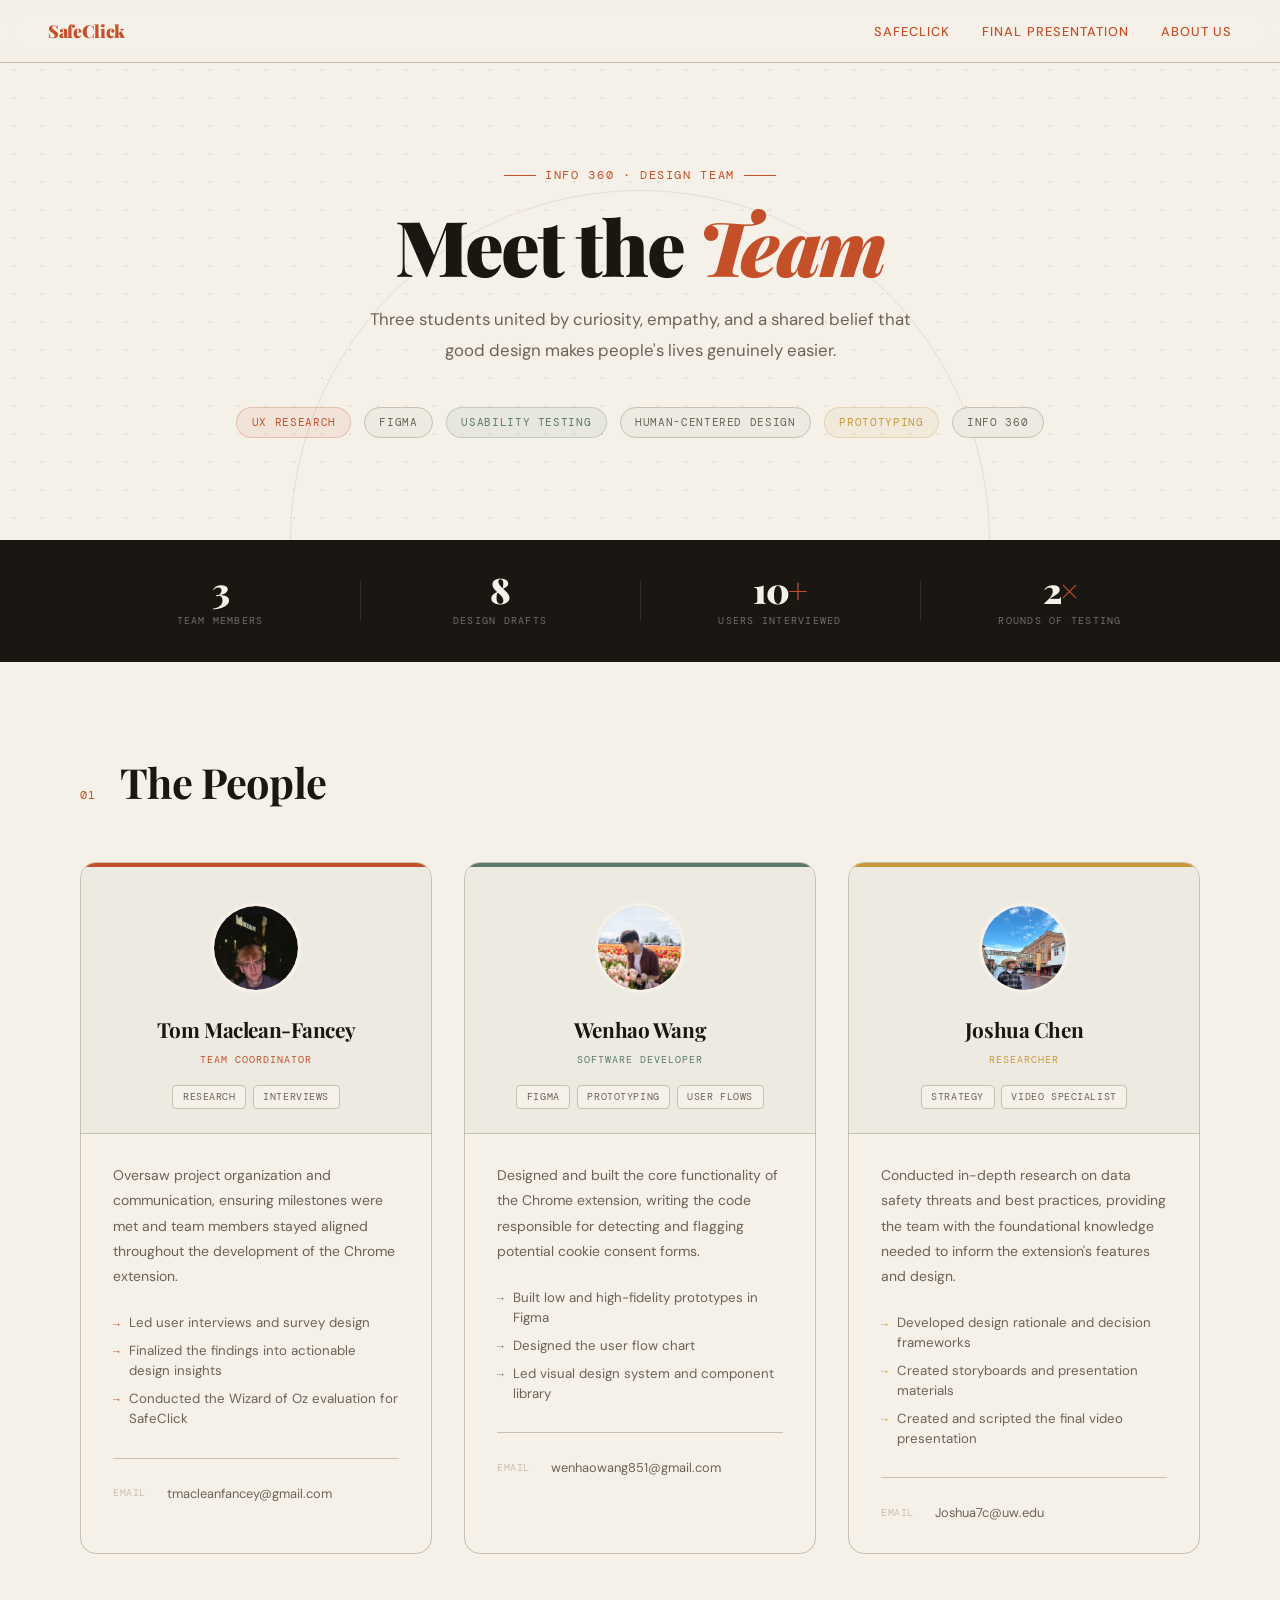
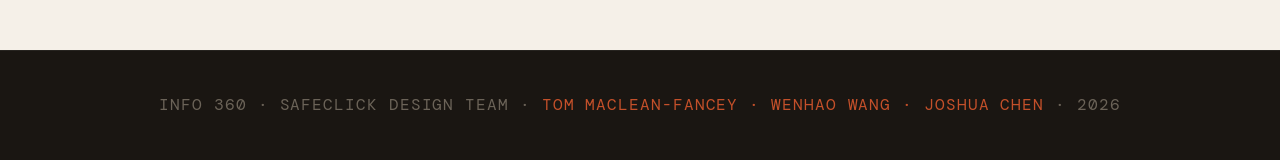
<file: about.html>
<!DOCTYPE html>
<html lang="en">
<head>
<meta charset="UTF-8">
<meta name="viewport" content="width=device-width, initial-scale=1.0">
<title>Meet the Team | Design Portfolio</title>
<link href="https://fonts.googleapis.com/css2?family=Playfair+Display:ital,wght@0,400;0,700;0,900;1,400;1,700&family=DM+Sans:wght@300;400;500;600&family=DM+Mono:wght@400;500&display=swap" rel="stylesheet">
<style>
  :root {
    --cream: #F5F0E8;
    --ink: #1A1612;
    --rust: #C4502A;
    --sand: #D9CDB8;
    --sage: #5A7A6B;
    --gold: #C8993A;
    --muted: #6B6358;
    --card: #EDEAE2;
    --border: #C8C0B0;
  }
 
  *, *::before, *::after { box-sizing: border-box; margin: 0; padding: 0; }
  html { scroll-behavior: smooth; }
 
  body {
    font-family: 'DM Sans', sans-serif;
    background: var(--cream);
    color: var(--ink);
    line-height: 1.7;
    overflow-x: hidden;
  }
 
  /* ── NAV ── */
  nav {
    position: fixed;
    top: 0; left: 0; right: 0;
    z-index: 100;
    display: flex;
    align-items: center;
    justify-content: space-between;
    padding: 1rem 3rem;
    background: rgba(245,240,232,0.92);
    backdrop-filter: blur(10px);
    border-bottom: 1px solid var(--border);
  }
  .nav-logo {
    font-family: 'Playfair Display', serif;
    font-weight: 900;
    font-size: 1.1rem;
    color: var(--rust);
    text-decoration: none;
    letter-spacing: -0.02em;
  }
  .nav-links {
    display: flex;
    gap: 2rem;
    list-style: none;
  }
  .nav-links a {
    text-decoration: none;
    color: var(--muted);
    font-size: 0.8rem;
    font-weight: 500;
    letter-spacing: 0.08em;
    text-transform: uppercase;
    transition: color 0.2s;
  }
  .nav-links a:hover { color: var(--rust); }
  .nav-links a.active { color: var(--rust); }
 
  /* ── HERO ── */
  .hero {
    min-height: 60vh;
    display: flex;
    flex-direction: column;
    align-items: center;
    justify-content: center;
    text-align: center;
    padding: 9rem 5rem 5rem;
    position: relative;
    overflow: hidden;
  }
 
  .bg-dot-grid {
    position: absolute;
    inset: 0;
    background-image: radial-gradient(circle, var(--border) 1px, transparent 1px);
    background-size: 28px 28px;
    opacity: 0.4;
    pointer-events: none;
  }
  .bg-arc {
    position: absolute;
    width: 700px; height: 700px;
    border-radius: 50%;
    border: 1px solid var(--border);
    bottom: -350px; left: 50%;
    transform: translateX(-50%);
    pointer-events: none;
    opacity: 0.4;
  }
 
  .hero-tag {
    font-family: 'DM Mono', monospace;
    font-size: 0.72rem;
    letter-spacing: 0.14em;
    text-transform: uppercase;
    color: var(--rust);
    margin-bottom: 1.2rem;
    display: flex;
    align-items: center;
    gap: 0.6rem;
    position: relative;
    z-index: 2;
  }
  .hero-tag::before, .hero-tag::after {
    content: '';
    display: block;
    width: 2rem;
    height: 1px;
    background: var(--rust);
  }
 
  .hero-title {
    font-family: 'Playfair Display', serif;
    font-size: clamp(2.8rem, 6vw, 5rem);
    font-weight: 900;
    line-height: 1.05;
    letter-spacing: -0.03em;
    margin-bottom: 1.2rem;
    position: relative;
    z-index: 2;
  }
  .hero-title em { font-style: italic; color: var(--rust); }
 
  .hero-sub {
    font-size: 1.05rem;
    color: var(--muted);
    max-width: 560px;
    line-height: 1.85;
    position: relative;
    z-index: 2;
    margin-bottom: 2.5rem;
  }
 
  .hero-pills {
    display: flex;
    gap: 0.8rem;
    flex-wrap: wrap;
    justify-content: center;
    position: relative;
    z-index: 2;
  }
  .pill {
    display: inline-block;
    background: var(--card);
    border: 1px solid var(--border);
    color: var(--muted);
    font-family: 'DM Mono', monospace;
    font-size: 0.68rem;
    letter-spacing: 0.06em;
    text-transform: uppercase;
    border-radius: 100px;
    padding: 0.35rem 0.9rem;
  }
  .pill.rust { background: rgba(196,80,42,0.08); border-color: rgba(196,80,42,0.25); color: var(--rust); }
  .pill.sage { background: rgba(90,122,107,0.08); border-color: rgba(90,122,107,0.25); color: var(--sage); }
  .pill.gold { background: rgba(200,153,58,0.08); border-color: rgba(200,153,58,0.25); color: var(--gold); }
 
  /* ── STATS BAR ── */
  .stats-bar {
    background: var(--ink);
    padding: 2rem 5rem;
    display: flex;
    align-items: center;
  }
  .stat {
    flex: 1;
    text-align: center;
    padding: 0 1rem;
    position: relative;
  }
  .stat + .stat::before {
    content: '';
    position: absolute;
    left: 0; top: 15%; bottom: 15%;
    width: 1px;
    background: rgba(255,255,255,0.1);
  }
  .stat-num {
    font-family: 'Playfair Display', serif;
    font-size: 2.2rem;
    font-weight: 900;
    color: var(--cream);
    letter-spacing: -0.03em;
    line-height: 1;
    margin-bottom: 0.3rem;
  }
  .stat-num em { color: var(--rust); font-style: normal; }
  .stat-label {
    font-family: 'DM Mono', monospace;
    font-size: 0.65rem;
    letter-spacing: 0.12em;
    text-transform: uppercase;
    color: rgba(245,240,232,0.4);
  }
 
  /* ── SECTIONS ── */
  section { padding: 6rem 5rem; }
  section.alt { background: var(--card); }
 
  .section-header {
    display: flex;
    align-items: baseline;
    gap: 1.5rem;
    margin-bottom: 3.5rem;
  }
  .section-num {
    font-family: 'DM Mono', monospace;
    font-size: 0.72rem;
    color: var(--rust);
    letter-spacing: 0.1em;
    text-transform: uppercase;
    white-space: nowrap;
    padding-top: 0.3rem;
  }
  .section-title {
    font-family: 'Playfair Display', serif;
    font-size: clamp(1.8rem, 3.5vw, 2.6rem);
    font-weight: 700;
    line-height: 1.15;
    letter-spacing: -0.02em;
  }
 
  p { color: var(--muted); font-size: 0.97rem; line-height: 1.85; margin-bottom: 1.2rem; }
  p:last-child { margin-bottom: 0; }
  h3 {
    font-family: 'Playfair Display', serif;
    font-size: 1.2rem;
    font-weight: 700;
    color: var(--ink);
    margin-bottom: 0.7rem;
  }
 
  /* ── TEAM CARDS ── */
  .team-grid {
    display: grid;
    grid-template-columns: repeat(3, 1fr);
    gap: 2rem;
  }
 
  .team-card {
    background: var(--cream);
    border: 1px solid var(--border);
    border-radius: 16px;
    overflow: hidden;
    transition: transform 0.25s, box-shadow 0.25s;
    position: relative;
  }
  .team-card:hover {
    transform: translateY(-6px);
    box-shadow: 0 20px 50px rgba(26,22,18,0.12);
  }
 
  .team-card-top {
    padding: 2.5rem 2rem 1.5rem;
    position: relative;
    text-align: center;
    background: var(--card);
    border-bottom: 1px solid var(--border);
  }
 
  /* accent stripe per member */
  .team-card-top::before {
    content: '';
    position: absolute;
    top: 0; left: 0; right: 0;
    height: 4px;
  }
  .accent-rust .team-card-top::before { background: var(--rust); }
  .accent-sage .team-card-top::before { background: var(--sage); }
  .accent-gold .team-card-top::before { background: var(--gold); }
 
  /* ── AVATAR ── */
  .avatar-circle {
    width: 90px; height: 90px;
    border-radius: 50%;
    margin: 0 auto 1.2rem;
    display: flex;
    align-items: center;
    justify-content: center;
    font-family: 'Playfair Display', serif;
    font-size: 1.8rem;
    font-weight: 900;
    border: 3px solid var(--cream);
    position: relative;
    overflow: hidden; /* keeps the photo clipped to the circle */
  }
 
  /* The profile photo — swap src to your image path */
  .avatar-circle img {
    position: absolute;
    inset: 0;
    width: 100%;
    height: 100%;
    object-fit: cover;
    object-position: center top; /* shows face rather than chest — adjust if needed */
    border-radius: 50%;
  }
 
  /* Fallback letter shown when no image is present */
  .avatar-circle .avatar-fallback {
    position: relative; /* sits above the img if img fails */
    z-index: 1;
    pointer-events: none;
  }
 
  /* Hide fallback letter once the image loads successfully */
  .avatar-circle img.loaded + .avatar-fallback {
    display: none;
  }
 
  /* Color backgrounds for each member (visible until photo loads) */
  .accent-rust  .avatar-circle { background: rgba(196,80,42,0.12); color: var(--rust); }
  .accent-sage  .avatar-circle { background: rgba(90,122,107,0.12); color: var(--sage); }
  .accent-gold  .avatar-circle { background: rgba(200,153,58,0.12); color: var(--gold); }
 
  .member-name {
    font-family: 'Playfair Display', serif;
    font-size: 1.3rem;
    font-weight: 700;
    color: var(--ink);
    letter-spacing: -0.02em;
    margin-bottom: 0.25rem;
  }
  .member-role {
    font-family: 'DM Mono', monospace;
    font-size: 0.65rem;
    letter-spacing: 0.1em;
    text-transform: uppercase;
    margin-bottom: 1rem;
  }
  .accent-rust .member-role { color: var(--rust); }
  .accent-sage .member-role { color: var(--sage); }
  .accent-gold .member-role { color: var(--gold); }
 
  .member-tags {
    display: flex;
    flex-wrap: wrap;
    gap: 0.4rem;
    justify-content: center;
  }
  .member-tag {
    font-family: 'DM Mono', monospace;
    font-size: 0.6rem;
    letter-spacing: 0.06em;
    text-transform: uppercase;
    padding: 0.2rem 0.6rem;
    border-radius: 4px;
    background: var(--cream);
    color: var(--muted);
    border: 1px solid var(--border);
  }
 
  .team-card-body {
    padding: 1.8rem 2rem;
  }
  .team-card-body p {
    font-size: 0.875rem;
    line-height: 1.8;
    margin-bottom: 1.5rem;
  }
 
  .contribution-list {
    list-style: none;
    display: flex;
    flex-direction: column;
    gap: 0.5rem;
    margin-bottom: 1.8rem;
  }
  .contribution-list li {
    display: flex;
    align-items: flex-start;
    gap: 0.6rem;
    font-size: 0.83rem;
    color: var(--muted);
    line-height: 1.5;
  }
  .contribution-list li::before {
    content: '→';
    font-family: 'DM Mono', monospace;
    font-size: 0.7rem;
    margin-top: 0.15rem;
    flex-shrink: 0;
  }
  .accent-rust .contribution-list li::before { color: var(--rust); }
  .accent-sage .contribution-list li::before { color: var(--sage); }
  .accent-gold .contribution-list li::before { color: var(--gold); }
 
  .member-contact {
    display: flex;
    flex-direction: column;
    gap: 0.5rem;
    padding-top: 1.5rem;
    border-top: 1px solid var(--border);
  }
  .contact-row {
    display: flex;
    align-items: center;
    gap: 0.6rem;
    font-size: 0.8rem;
    color: var(--muted);
    text-decoration: none;
    transition: color 0.2s;
  }
  .contact-row:hover { color: var(--rust); }
  .contact-row span {
    font-family: 'DM Mono', monospace;
    font-size: 0.62rem;
    letter-spacing: 0.06em;
    text-transform: uppercase;
    color: var(--border);
    min-width: 44px;
  }
 
  /* ── FOOTER ── */
  footer {
    background: var(--ink);
    border-top: 1px solid rgba(255,255,255,0.06);
    color: rgba(245,240,232,0.4);
    text-align: center;
    padding: 2.5rem;
    font-family: 'DM Mono', monospace;
    font-size: 0.72rem;
    letter-spacing: 0.08em;
    text-transform: uppercase;
  }
  footer span { color: var(--rust); }
 
  /* ── REVEAL ── */
  .reveal {
    opacity: 0;
    transform: translateY(28px);
    transition: opacity 0.65s ease, transform 0.65s ease;
  }
  .reveal.visible { opacity: 1; transform: translateY(0); }
 
  /* ── RESPONSIVE ── */
  @media (max-width: 1000px) {
    .team-grid, .values-row { grid-template-columns: 1fr; }
    .collab-grid { grid-template-columns: 1fr; gap: 2rem; }
  }
  @media (max-width: 700px) {
    nav { padding: 1rem 1.5rem; }
    .nav-links { display: none; }
    section { padding: 4rem 1.5rem; }
    .hero { padding: 8rem 1.5rem 4rem; }
    .stats-bar { padding: 2rem 1.5rem; flex-wrap: wrap; gap: 2rem; }
    .quote-section { padding: 4rem 1.5rem; }
  }
</style>
</head>
<body>
 
<!-- NAV -->
<nav>
  <a href="index.html" class="nav-logo">SafeClick</a>
  <ul class="nav-links">
    <li><a href="index.html" class="active">SafeClick</a></li>
    <li><a href="video.html" class="active">Final Presentation</a></li>
    <li><a href="#team" class="active">About Us</a></li>
  </ul>
</nav>
 
<!-- HERO -->
<div class="hero">
  <div class="bg-dot-grid"></div>
  <div class="bg-arc"></div>
 
  <div class="hero-tag">INFO 360 · Design Team</div>
  <h1 class="hero-title">Meet the <em>Team</em></h1>
  <p class="hero-sub">Three students united by curiosity, empathy, and a shared belief that good design makes people's lives genuinely easier.</p>
  <div class="hero-pills">
    <span class="pill rust">UX Research</span>
    <span class="pill">Figma</span>
    <span class="pill sage">Usability Testing</span>
    <span class="pill">Human-Centered Design</span>
    <span class="pill gold">Prototyping</span>
    <span class="pill">INFO 360</span>
  </div>
</div>
 
<!-- STATS BAR -->
<div class="stats-bar">
  <div class="stat">
    <div class="stat-num">3</div>
    <div class="stat-label">Team Members</div>
  </div>
  <div class="stat">
    <div class="stat-num">8</div>
    <div class="stat-label">Design Drafts</div>
  </div>
  <div class="stat">
    <div class="stat-num">10<em>+</em></div>
    <div class="stat-label">Users Interviewed</div>
  </div>
  <div class="stat">
    <div class="stat-num">2<em>×</em></div>
    <div class="stat-label">Rounds of Testing</div>
  </div>
</div>
 
<!-- TEAM MEMBERS -->
<section id="team">
  <div class="section-header reveal">
    <span class="section-num">01</span>
    <h2 class="section-title">The People</h2>
  </div>
 
  <div class="team-grid">
 
    <!-- ─────────────────────────────────────────────────
         MEMBER 1 — Tom Maclean-Fancey
    ───────────────────────────────────────────────── -->
    <div class="team-card accent-rust reveal">
      <div class="team-card-top">
        <div class="avatar-circle">
          <img src="tom.jpg" alt="Photo of Tom">
          <span class="avatar-fallback">T</span>
        </div>
        <div class="member-name">Tom Maclean-Fancey</div>
        <div class="member-role">Team Coordinator</div>
        <div class="member-tags">
          <span class="member-tag">Research</span>
          <span class="member-tag">Interviews</span>
        </div>
      </div>
      <div class="team-card-body">
        <p>Oversaw project organization and communication, ensuring milestones were met and team members stayed aligned throughout the development of the Chrome extension.</p>
        <ul class="contribution-list">
          <li>Led user interviews and survey design</li>
          <li>Finalized the findings into actionable design insights</li>
          <li>Conducted the Wizard of Oz evaluation for SafeClick</li>
        </ul>
        <div class="member-contact">
          <a href="mailto:tmacleanfancey@gmail.com" class="contact-row">
            <span>Email</span> tmacleanfancey@gmail.com
          </a>
        </div>
      </div>
    </div>
 
    <!-- ─────────────────────────────────────────────────
         MEMBER 2 — Wenhao Wang
    ───────────────────────────────────────────────── -->
    <div class="team-card accent-sage reveal" style="transition-delay:0.12s;">
      <div class="team-card-top">
        <div class="avatar-circle">
          <img src="wenhao.png" alt="Photo of Wenhao">
          <span class="avatar-fallback">W</span>
        </div>
        <div class="member-name">Wenhao Wang</div>
        <div class="member-role">Software Developer</div>
        <div class="member-tags">
          <span class="member-tag">Figma</span>
          <span class="member-tag">Prototyping</span>
          <span class="member-tag">User Flows</span>
        </div>
      </div>
      <div class="team-card-body">
        <p>Designed and built the core functionality of the Chrome extension, writing the code responsible for detecting and flagging potential cookie consent forms.</p>
        <ul class="contribution-list">
          <li>Built low and high-fidelity prototypes in Figma</li>
          <li>Designed the user flow chart</li>
          <li>Led visual design system and component library</li>
        </ul>
        <div class="member-contact">
          <a href="mailto:wenhaowang851@gmail.com" class="contact-row">
            <span>Email</span> wenhaowang851@gmail.com
          </a>
        </div>
      </div>
    </div>
 
    <!-- ─────────────────────────────────────────────────
         MEMBER 3 — Joshua Chen
    ───────────────────────────────────────────────── -->
    <div class="team-card accent-gold reveal" style="transition-delay:0.24s;">
      <div class="team-card-top">
        <div class="avatar-circle">
          <img src="joshua.png" alt="Photo of Joshua">
          <span class="avatar-fallback">J</span>
        </div>
        <div class="member-name">Joshua Chen</div>
        <div class="member-role">Researcher</div>
        <div class="member-tags">
          <span class="member-tag">Strategy</span>
          <span class="member-tag">Video Specialist</span>
        </div>
      </div>
      <div class="team-card-body">
        <p>Conducted in-depth research on data safety threats and best practices, providing the team with the foundational knowledge needed to inform the extension's features and design.</p>
        <ul class="contribution-list">
          <li>Developed design rationale and decision frameworks</li>
          <li>Created storyboards and presentation materials</li>
          <li>Created and scripted the final video presentation</li>
        </ul>
        <div class="member-contact">
          <a href="mailto:Joshua7c@uw.edu" class="contact-row">
            <span>Email</span> Joshua7c@uw.edu
          </a>
        </div>
      </div>
    </div>
 
  </div>
</section>
 
<footer>
  <p>INFO 360 · SafeClick Design Team · <span>Tom Maclean-Fancey · Wenhao Wang · Joshua Chen</span> · 2026</p>
</footer>
 
<script>
  /* Scroll reveal */
  const reveals = document.querySelectorAll('.reveal');
  const observer = new IntersectionObserver((entries) => {
    entries.forEach(e => {
      if (e.isIntersecting) {
        e.target.classList.add('visible');
        observer.unobserve(e.target);
      }
    });
  }, { threshold: 0.1, rootMargin: '0px 0px -40px 0px' });
  reveals.forEach(el => observer.observe(el));
 
  /* Hide the fallback letter once the photo loads successfully */
  document.querySelectorAll('.avatar-circle img').forEach(img => {
    const hide = () => img.classList.add('loaded');
    if (img.complete && img.naturalWidth > 0) hide();
    else img.addEventListener('load', hide);
  });
</script>
</body>
</html>
</file>
